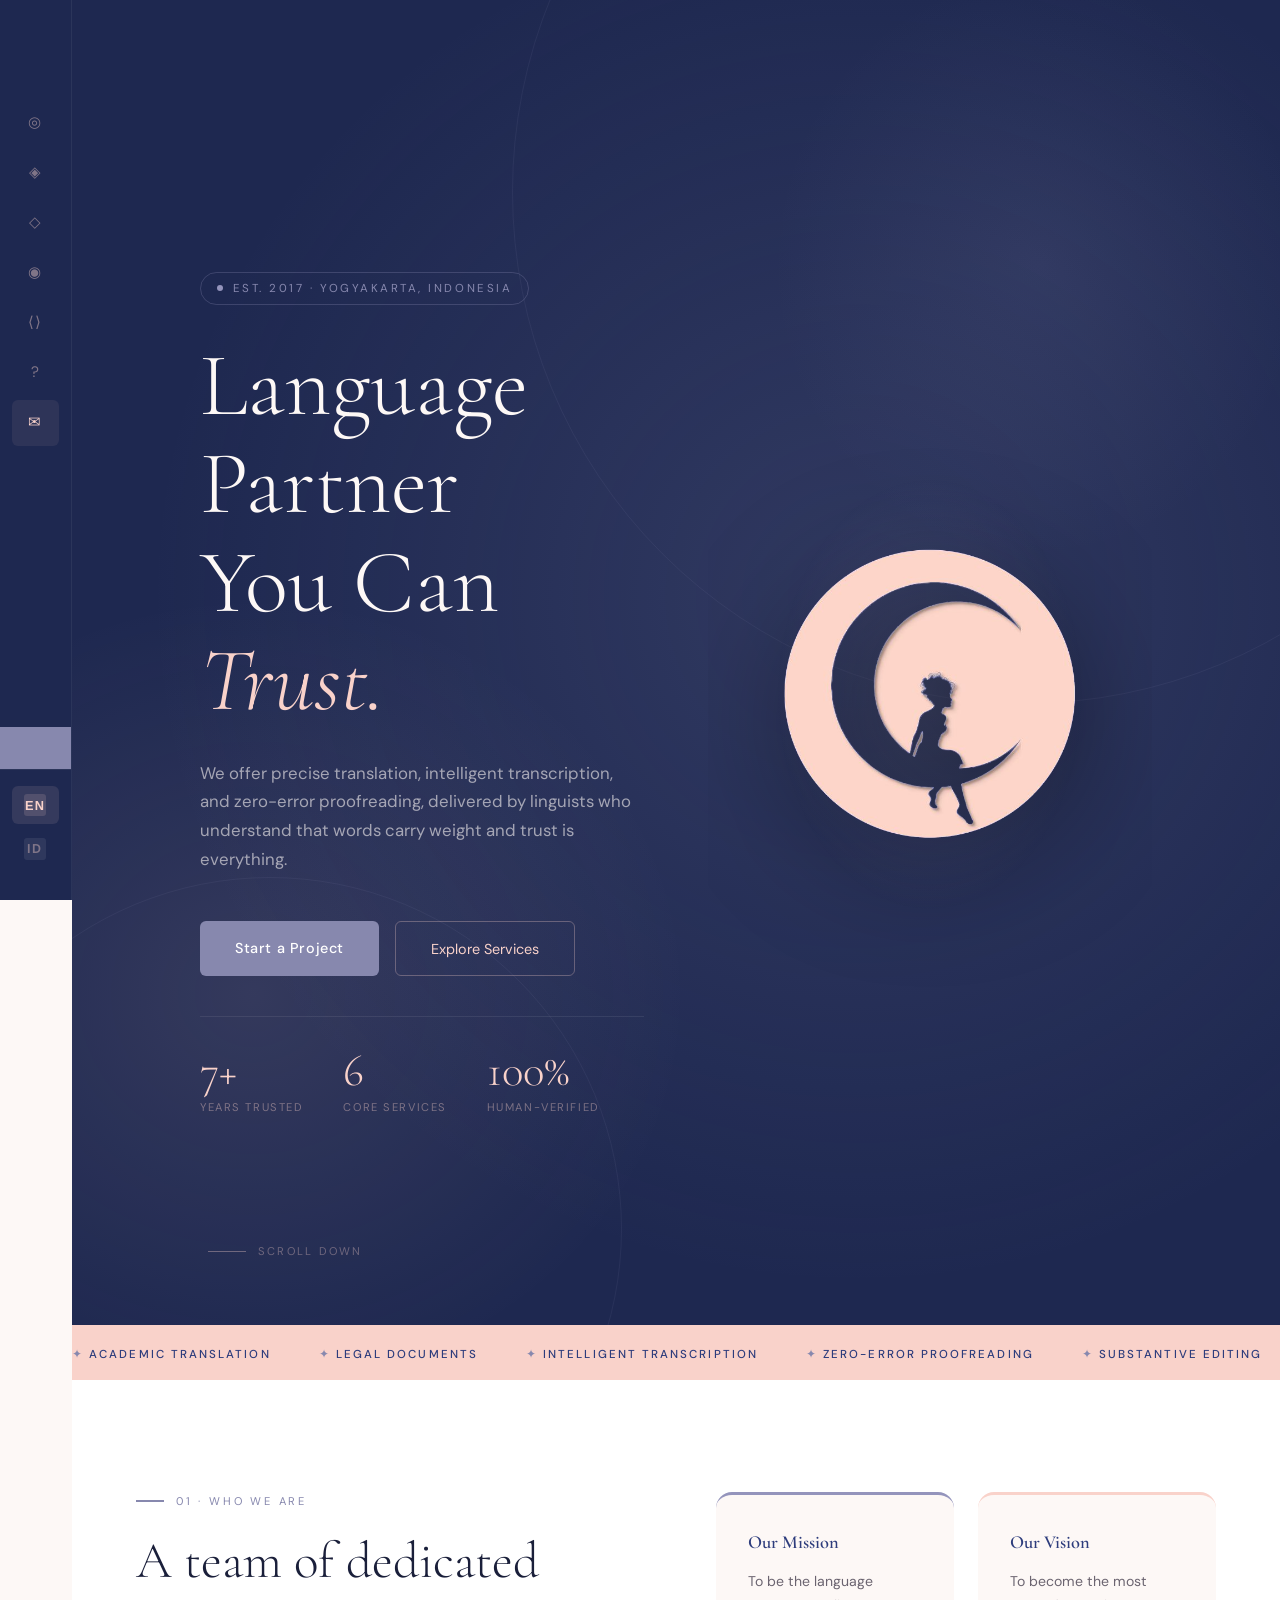
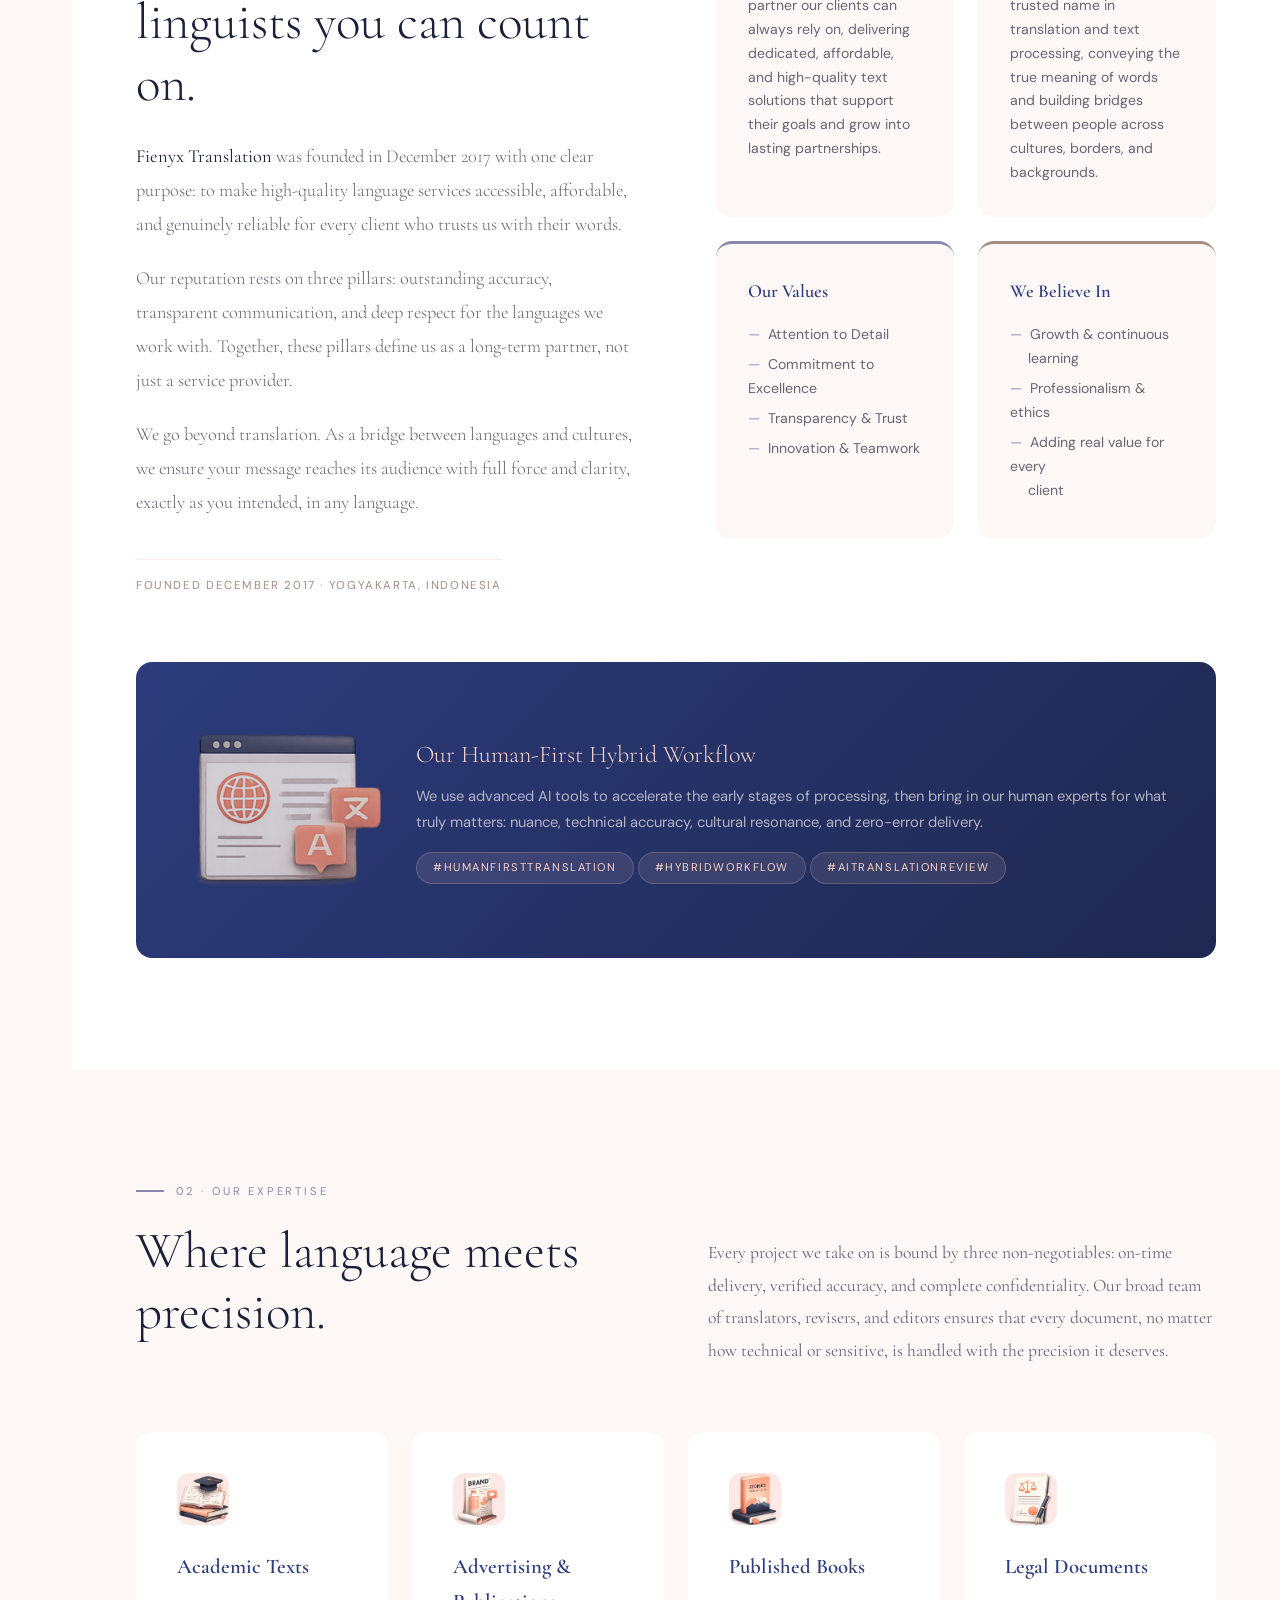
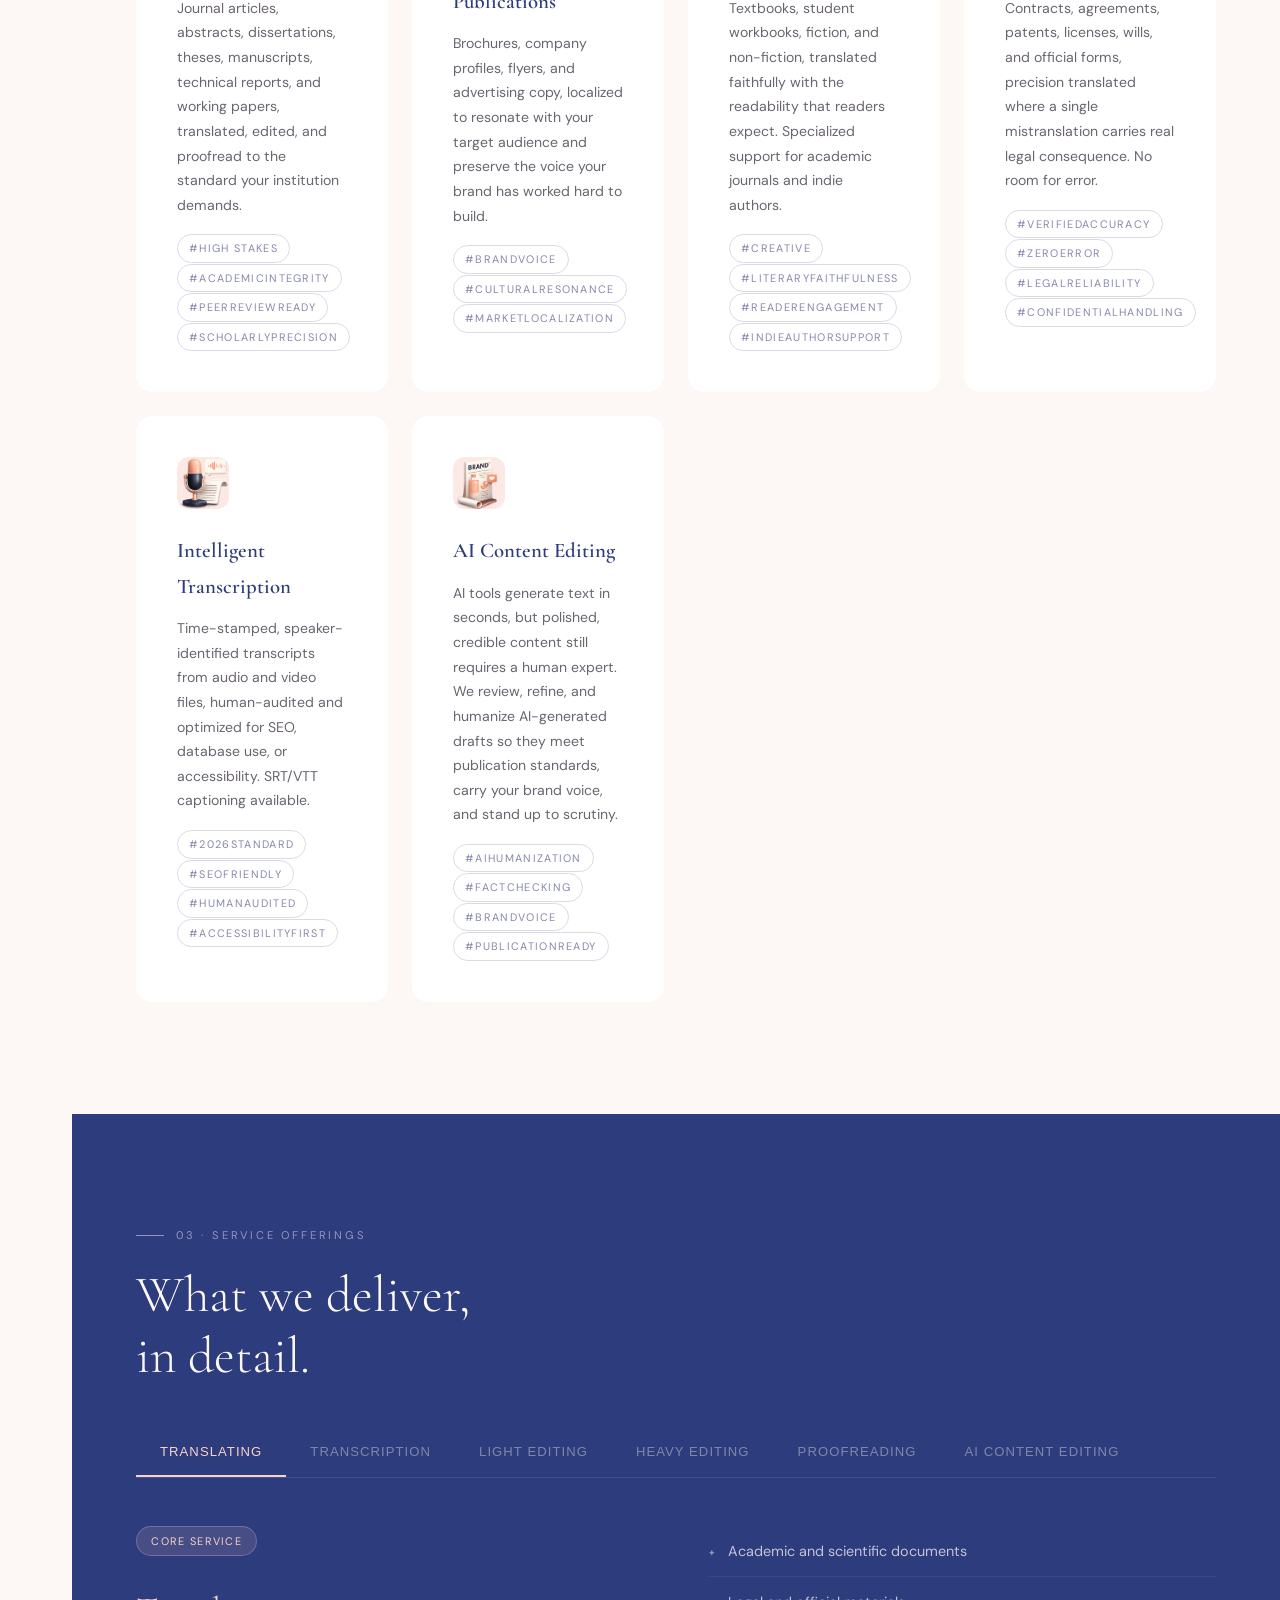
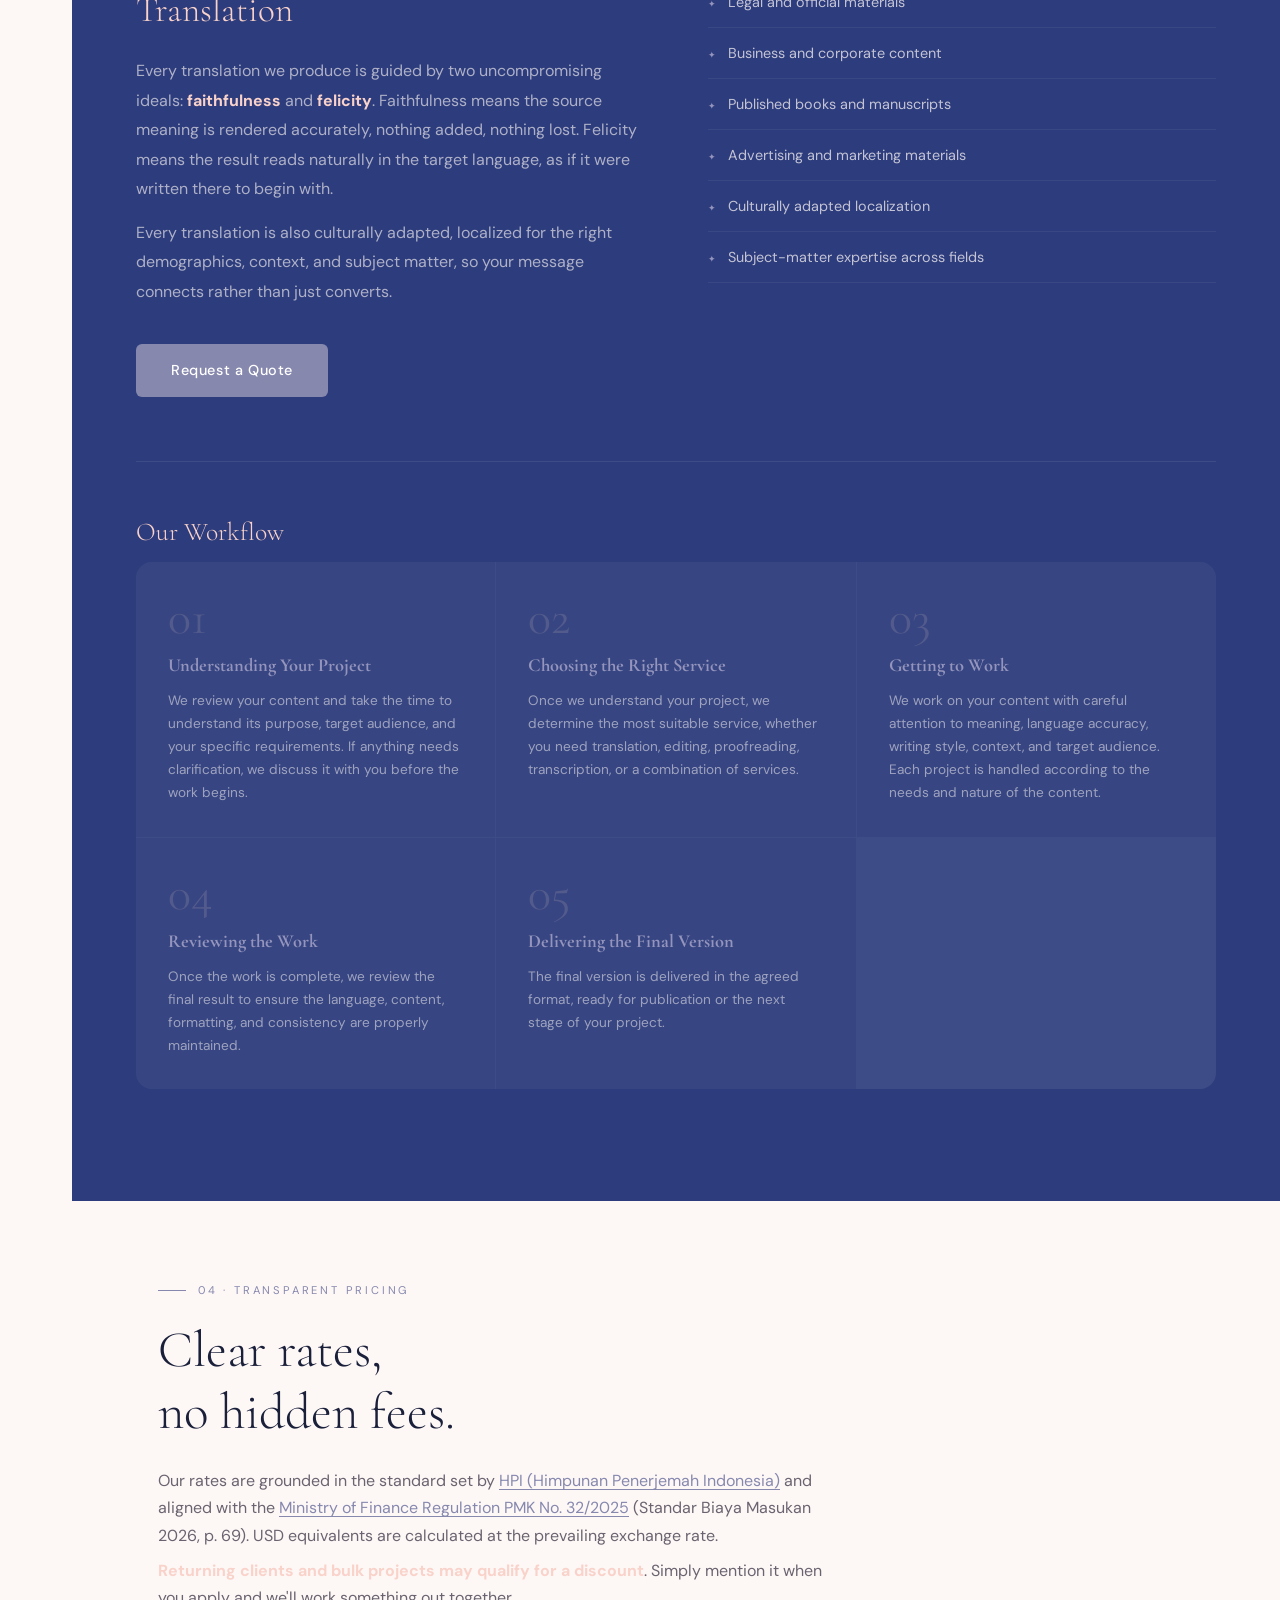
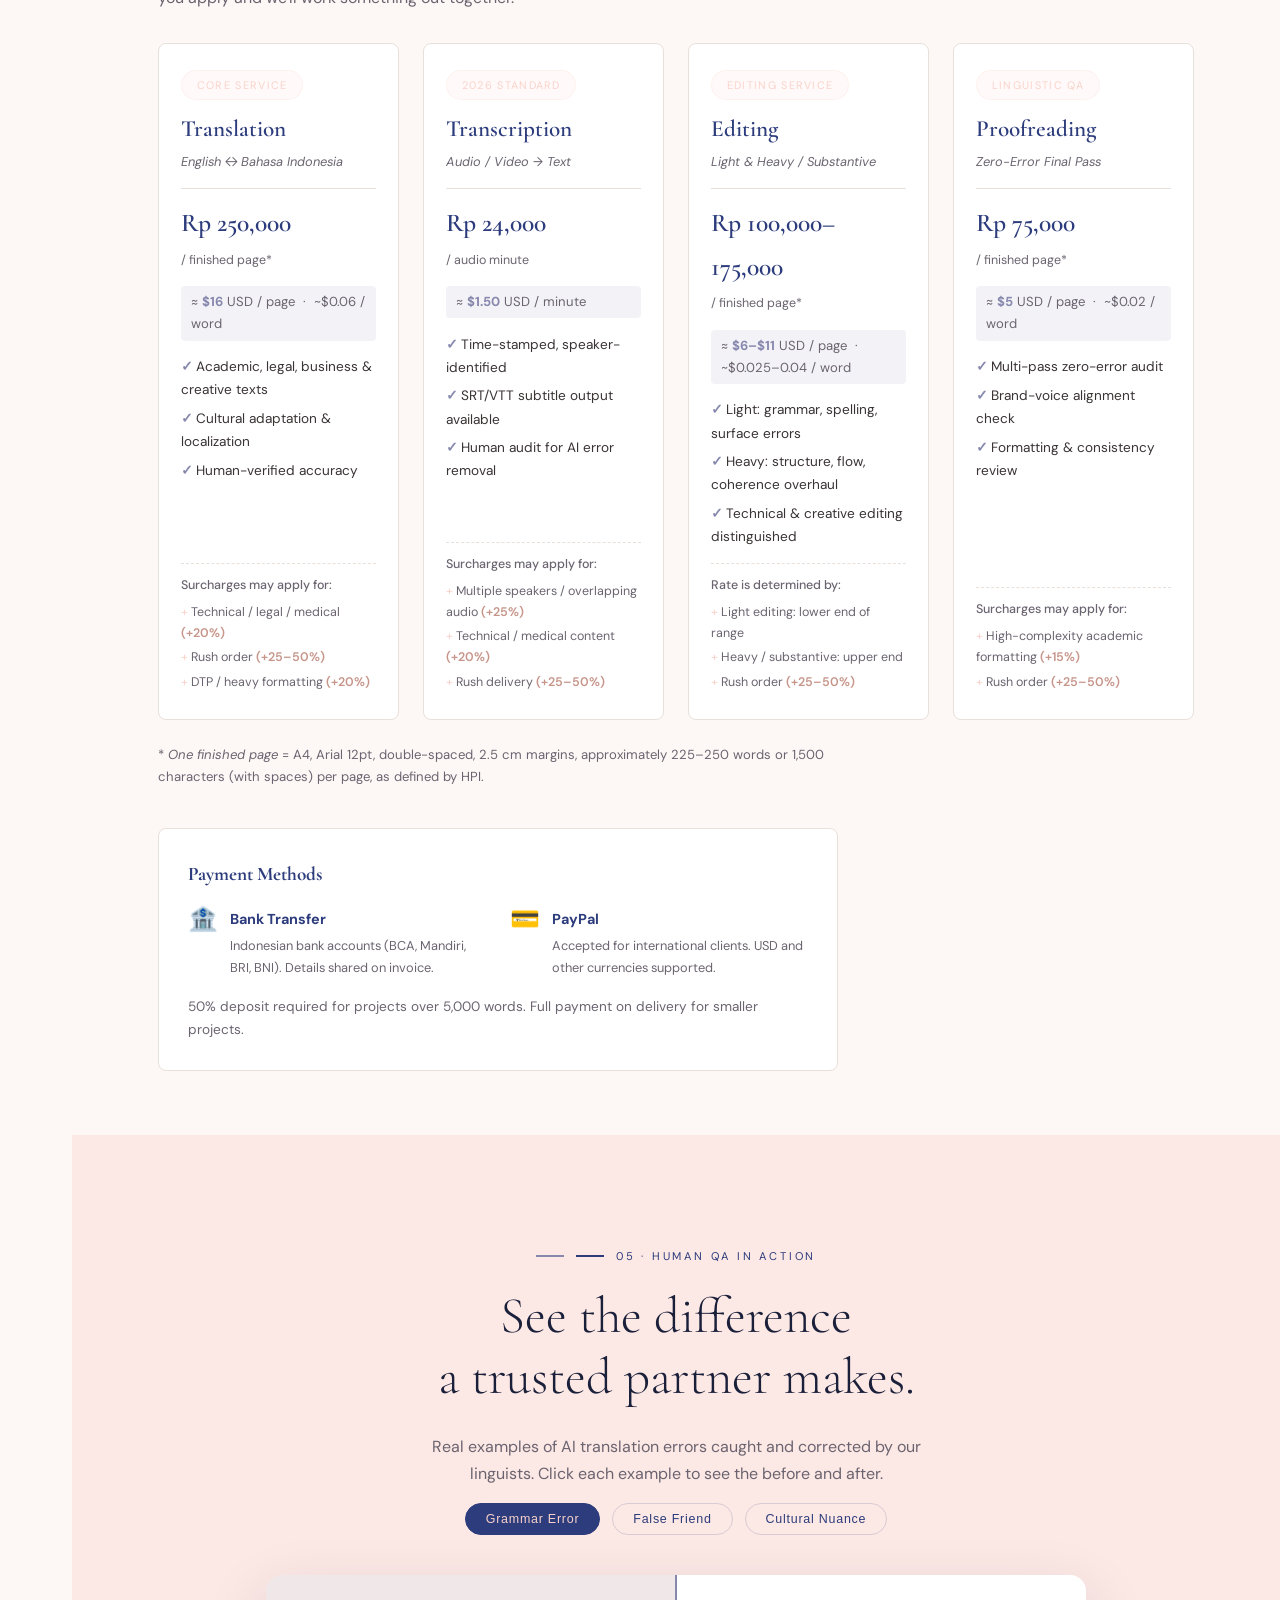
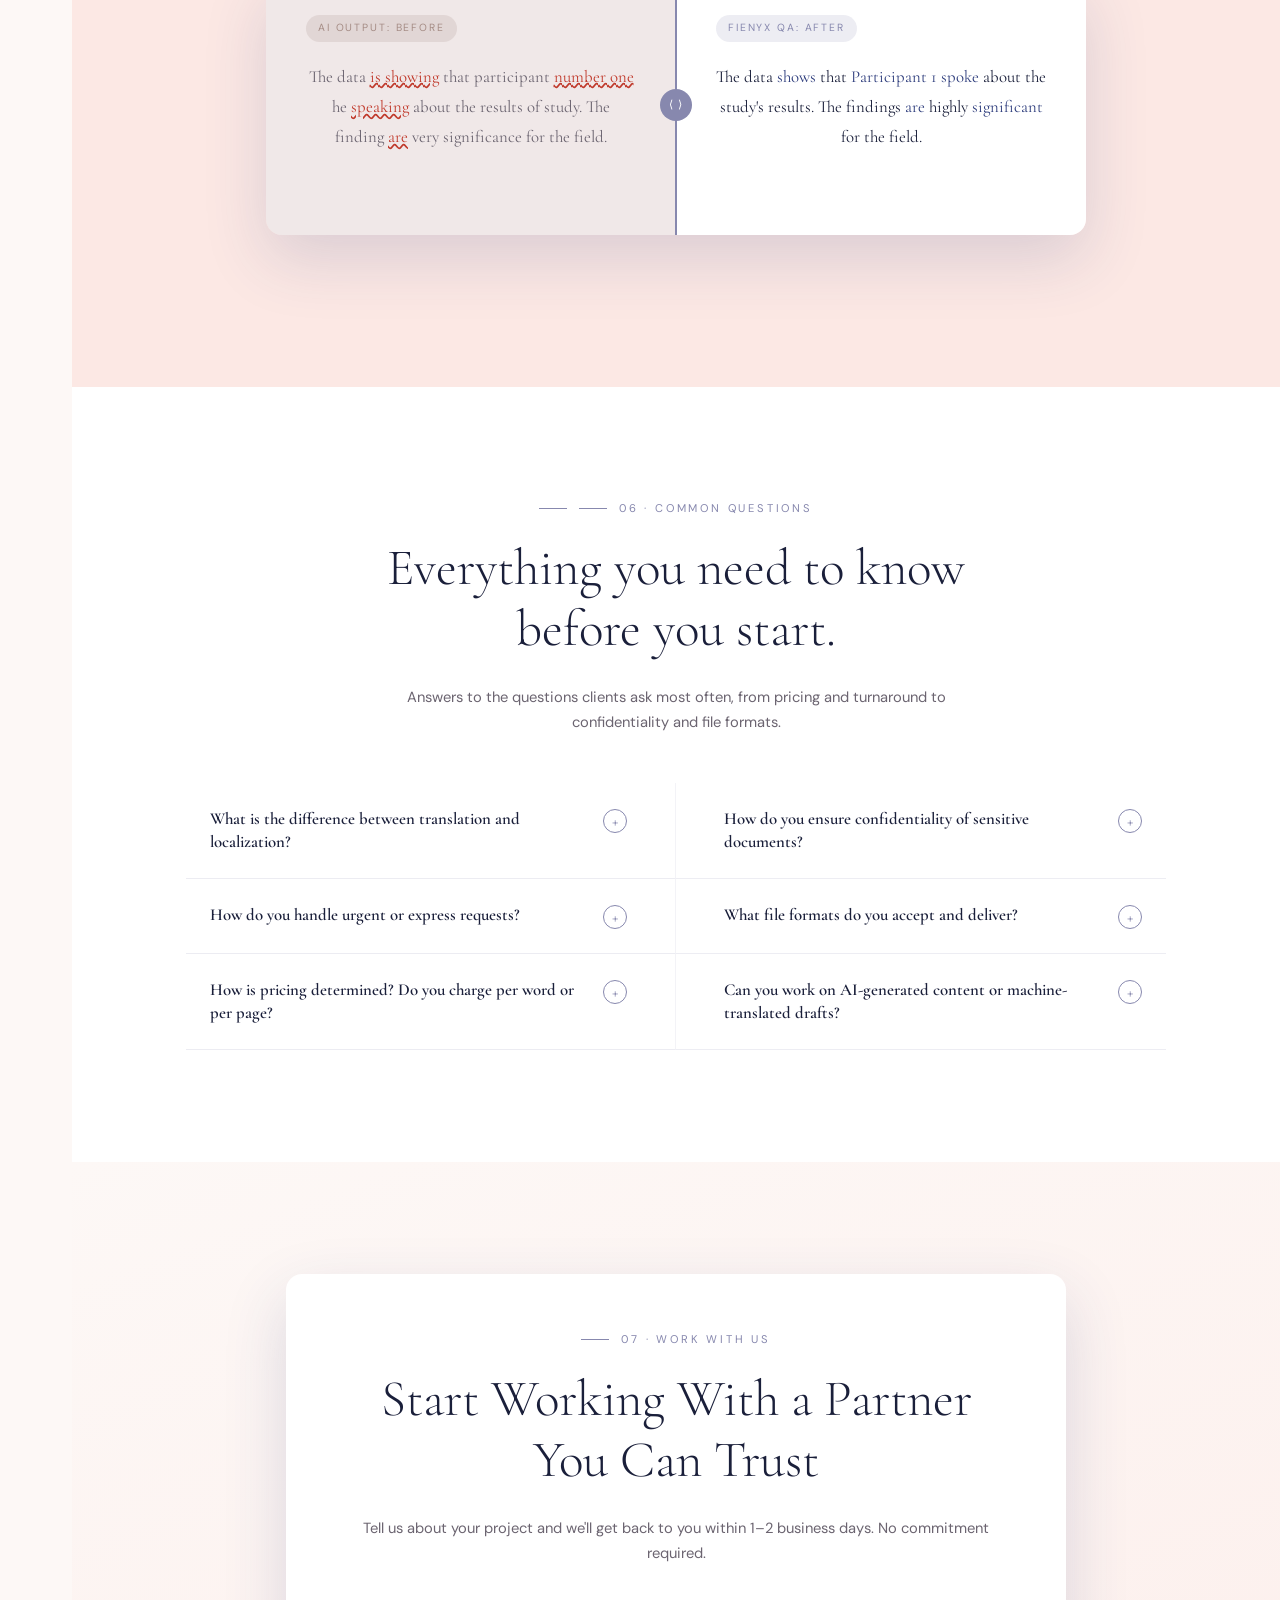
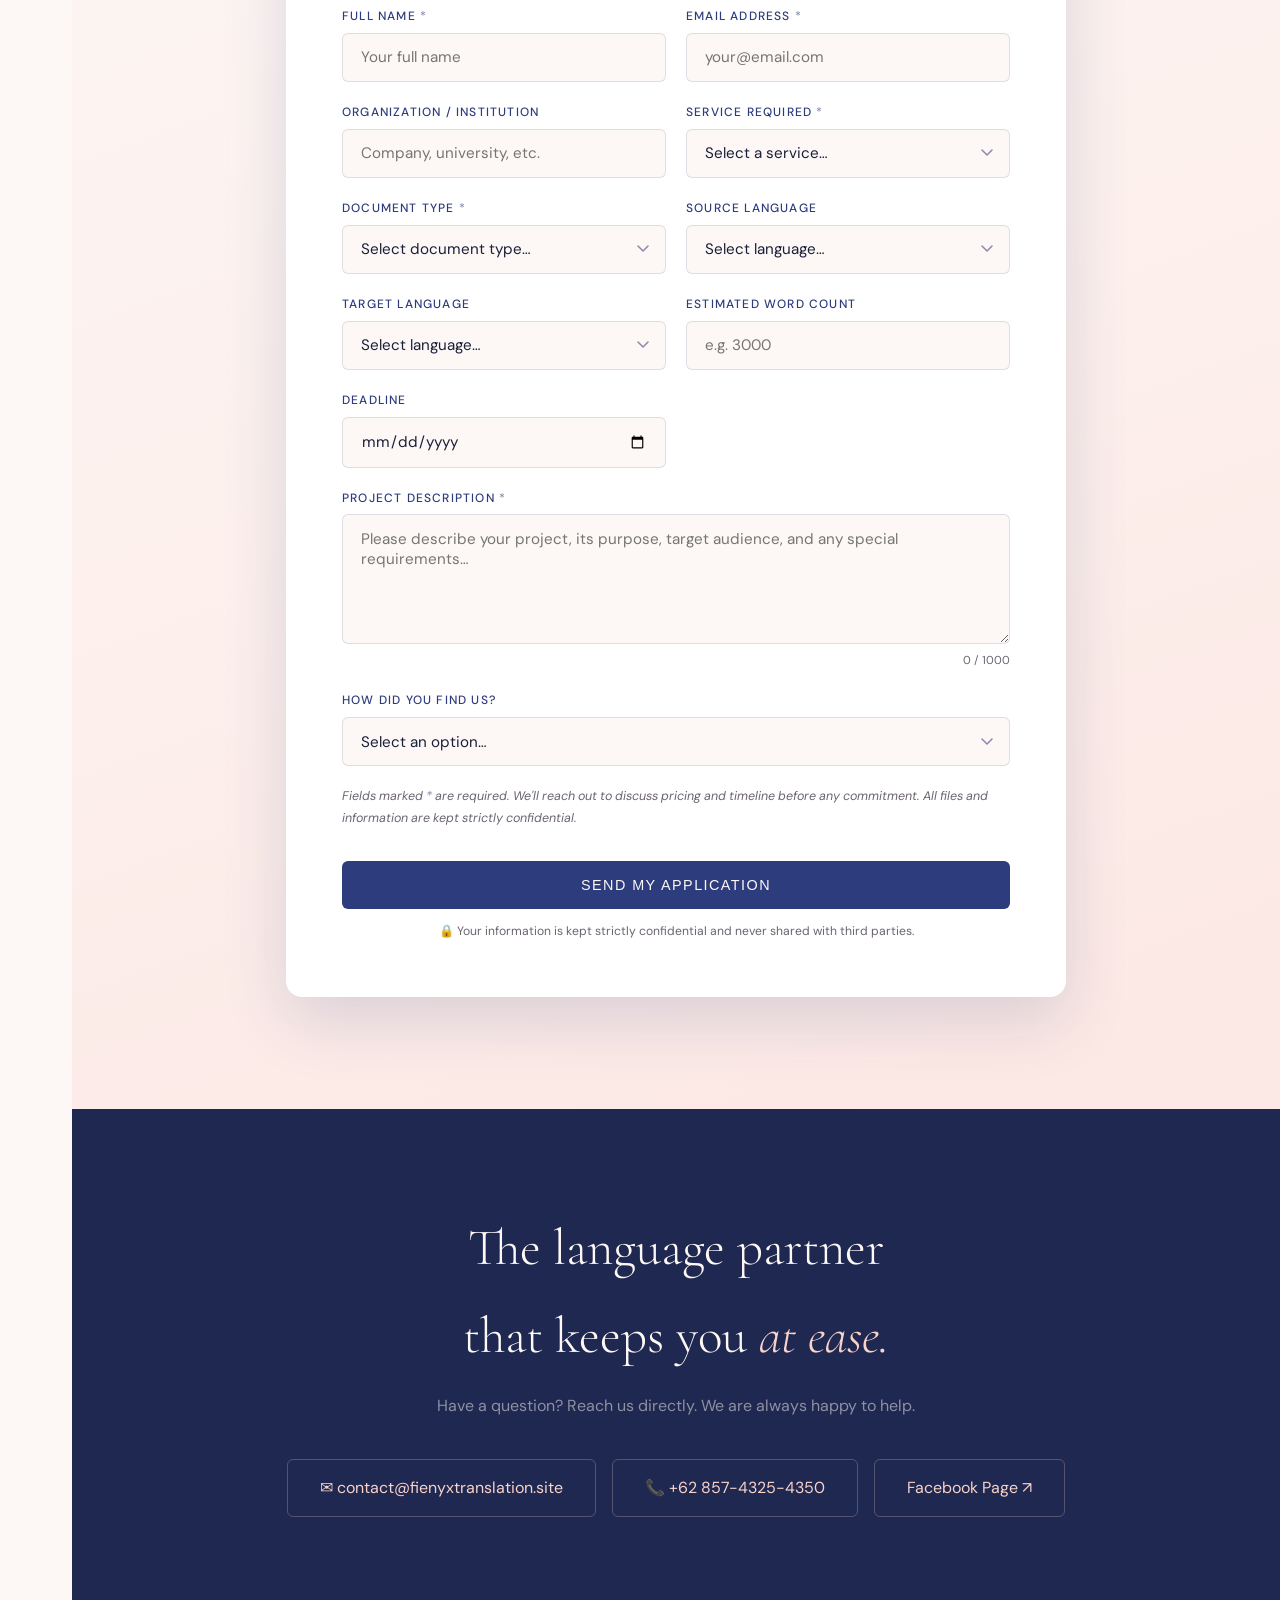
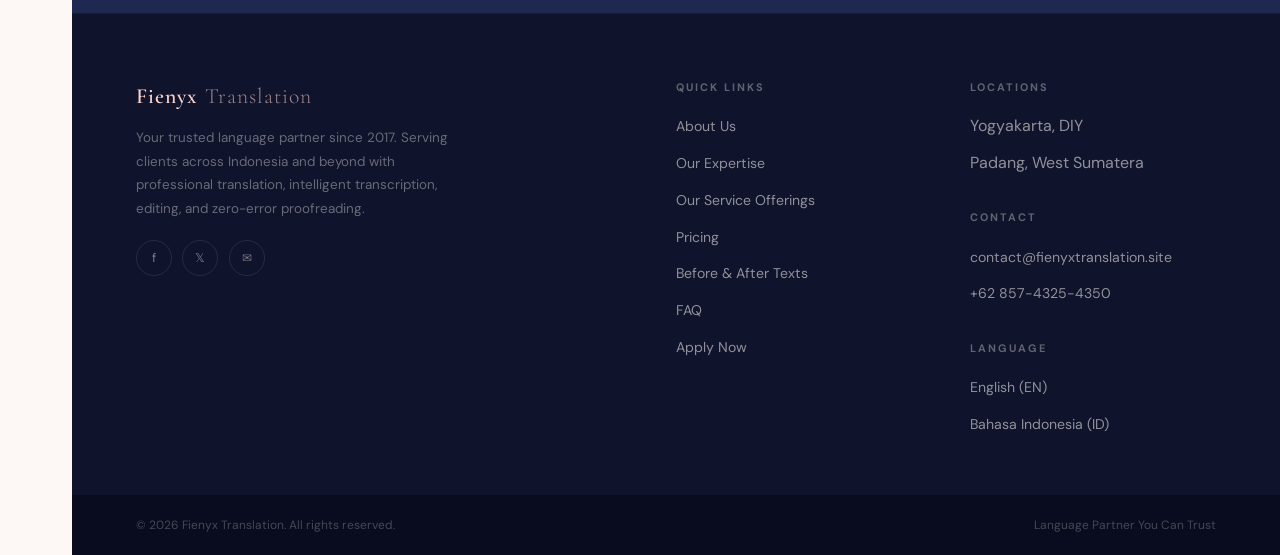
<file: index.html>
<!DOCTYPE html>
<html lang="en">
<head>
  <meta charset="UTF-8" />
  <meta name="viewport" content="width=device-width, initial-scale=1.0" />

  <!-- ===== PRIMARY SEO ===== -->
  <title>Fienyx Translation: Language Partner You Can Trust | Translation, Transcription, Editing | Yogyakarta</title>
  <meta name="description" content="Fienyx Translation is your trusted language partner for professional translation (EN↔ID), intelligent transcription, zero-error proofreading, and substantive editing. Human-verified accuracy since 2017. Based in Yogyakarta, Indonesia." />
  <meta name="keywords" content="translation service Indonesia, penerjemahan, proofreading, transcription, English Indonesian translation, academic translation, legal translation, Yogyakarta" />
  <meta name="author" content="Fienyx Translation" />
  <meta name="robots" content="index, follow" />
  <link rel="canonical" href="https://fienyxtranslation.site/" />

  <!-- ===== HREFLANG ===== -->
  <link rel="alternate" hreflang="en" href="https://fienyxtranslation.site/" />
  <link rel="alternate" hreflang="id" href="https://fienyxtranslation.site/id.html" />
  <link rel="alternate" hreflang="x-default" href="https://fienyxtranslation.site/" />

  <!-- ===== OPEN GRAPH ===== -->
  <meta property="og:title" content="Fienyx Translation: Language Partner You Can Trust" />
  <meta property="og:description" content="Professional translation, intelligent transcription, and zero-error proofreading, crafted with precision and delivered with care. Your trusted language partner since 2017." />
  <meta property="og:type" content="website" />
  <meta property="og:url" content="https://fienyxtranslation.site/" />
  <meta property="og:locale" content="en_US" />
  <meta property="og:locale:alternate" content="id_ID" />
  <!-- Uncomment when og-image is available:
  <meta property="og:image" content="https://fienyxtranslation.site/images/og-image.jpg" />
  <meta property="og:image:width" content="1200" />
  <meta property="og:image:height" content="630" />
  <meta property="og:image:alt" content="Fienyx Translation: Language Partner You Can Trust" />
  -->

  <!-- ===== TWITTER CARD ===== -->
  <meta name="twitter:card" content="summary_large_image" />
  <meta name="twitter:site" content="@Fienyxtrans" />
  <meta name="twitter:title" content="Fienyx Translation: Language Partner You Can Trust" />
  <meta name="twitter:description" content="Professional translation, intelligent transcription, and zero-error proofreading. Your trusted language partner since 2017." />

  <!-- ===== FAVICON ===== -->
  <link rel="icon" type="image/x-icon" href="images/favicon.ico" />
  <link rel="icon" type="image/png" sizes="32x32" href="images/favicon-32x32.png" />
  <link rel="icon" type="image/png" sizes="16x16" href="images/favicon-16x16.png" />
  <link rel="apple-touch-icon" sizes="180x180" href="images/apple-touch-icon.png" />

  <!-- ===== FONTS ===== -->
  <link rel="preconnect" href="https://fonts.googleapis.com" />
  <link rel="preconnect" href="https://fonts.gstatic.com" crossorigin />
  <link href="https://fonts.googleapis.com/css2?family=Cormorant+Garamond:ital,wght@0,300;0,400;0,600;1,300;1,400&family=DM+Sans:ital,wght@0,300;0,400;0,500;1,300&family=Playfair+Display:wght@700&display=swap" rel="stylesheet" />

  <link rel="stylesheet" href="css/styles.css" />

  <!-- ===== SCHEMA.ORG STRUCTURED DATA ===== -->
  <script type="application/ld+json">
  {
    "@context": "https://schema.org",
    "@type": "LocalBusiness",
    "name": "Fienyx Translation",
    "description": "Professional translation, intelligent transcription, zero-error proofreading, and substantive editing services. Human-verified accuracy since 2017.",
    "url": "https://fienyxtranslation.site/",
    "email": "contact@fienyxtranslation.site",
    "foundingDate": "2017-12",
    "areaServed": ["Indonesia", "International"],
    "address": {
      "@type": "PostalAddress",
      "addressLocality": "Yogyakarta",
      "addressRegion": "DIY",
      "addressCountry": "ID"
    },
    "sameAs": [
      "https://web.facebook.com/Fienyx.translation",
      "https://twitter.com/Fienyxtrans"
    ],
    "serviceType": ["Translation", "Transcription", "Proofreading", "Editing"],
    "inLanguage": ["en", "id"]
  }
  </script>

  <!-- Pricing Section Styles -->
  <style>
  #pricing {
    padding: 5rem 2rem 4rem;
    max-width: 1100px;
    margin: 0 auto;
  }

  .pricing-grid {
    display: grid;
    grid-template-columns: repeat(auto-fit, minmax(240px, 1fr));
    gap: 1.5rem;
    margin-top: 1rem;
  }

  .pricing-card {
    background: var(--surface, #fff);
    border: 1.5px solid var(--border, #e8e0da);
    border-radius: 8px;
    padding: 1.6rem 1.4rem;
    display: flex;
    flex-direction: column;
    gap: 0.9rem;
    transition: box-shadow 0.25s ease, border-color 0.25s ease;
  }

  .pricing-card:hover {
    box-shadow: 0 6px 24px rgba(45,60,124,0.10);
    border-color: var(--periwinkle, #8788ae);
  }

  .pricing-card-header h3 {
    font-family: 'Cormorant Garamond', serif;
    font-size: 1.45rem;
    font-weight: 600;
    color: var(--navy, #2d3c7c);
    margin: 0 0 0.15rem;
  }

  .pricing-lang {
    font-size: 0.8rem;
    color: var(--muted, #888);
    font-style: italic;
    margin: 0;
  }

  .pricing-rate {
    border-top: 1px solid var(--border, #e8e0da);
    padding-top: 0.8rem;
  }

  .pricing-amount {
    display: block;
    font-family: 'Cormorant Garamond', serif;
    font-size: 1.6rem;
    font-weight: 600;
    color: var(--navy, #2d3c7c);
  }

  .pricing-unit {
    font-size: 0.78rem;
    color: var(--muted, #888);
  }

  .pricing-usd {
    font-size: 0.82rem;
    color: var(--muted, #888);
    background: rgba(138,140,174,0.10);
    border-radius: 4px;
    padding: 0.3rem 0.6rem;
    display: inline-block;
  }

  .pricing-usd strong {
    color: var(--periwinkle, #8788ae);
  }

  .pricing-includes {
    list-style: none;
    padding: 0;
    margin: 0;
    font-size: 0.85rem;
    color: var(--body, #3a3334);
    display: flex;
    flex-direction: column;
    gap: 0.35rem;
  }

  .pricing-includes li::before {
    content: "✓ ";
    color: var(--periwinkle, #8788ae);
    font-weight: 700;
  }

  .pricing-surcharge {
    border-top: 1px dashed var(--border, #e8e0da);
    padding-top: 0.7rem;
    font-size: 0.78rem;
    color: var(--muted, #888);
    margin-top: auto;
  }

  .pricing-surcharge p {
    margin: 0 0 0.35rem;
    font-weight: 500;
  }

  .pricing-surcharge ul {
    list-style: none;
    padding: 0;
    margin: 0;
    display: flex;
    flex-direction: column;
    gap: 0.2rem;
  }

  .pricing-surcharge li::before {
    content: "+ ";
    color: var(--blush, #f9d2ca);
  }

  .pricing-surcharge em {
    font-style: normal;
    color: var(--blush-dark, #c7958a);
    font-weight: 600;
  }

  .pricing-footnote {
    font-size: 0.82rem;
    color: var(--muted, #888);
    margin-top: 1.5rem;
    max-width: 680px;
  }

  .pricing-payment {
    margin-top: 2.5rem;
    padding: 1.8rem;
    background: var(--surface, #fff);
    border: 1.5px solid var(--border, #e8e0da);
    border-radius: 8px;
    max-width: 680px;
  }

  .pricing-payment h4 {
    font-family: 'Cormorant Garamond', serif;
    font-size: 1.2rem;
    color: var(--navy, #2d3c7c);
    margin: 0 0 1rem;
  }

  .payment-methods {
    display: flex;
    flex-direction: column;
    gap: 1rem;
  }

  @media (min-width: 600px) {
    .payment-methods { flex-direction: row; gap: 1.5rem; }
  }

  .payment-method {
    display: flex;
    align-items: flex-start;
    gap: 0.75rem;
    flex: 1;
  }

  .payment-icon {
    font-size: 1.5rem;
    line-height: 1;
    flex-shrink: 0;
  }

  .payment-method strong {
    display: block;
    font-size: 0.9rem;
    color: var(--navy, #2d3c7c);
    margin-bottom: 0.25rem;
  }

  .payment-method p {
    font-size: 0.8rem;
    color: var(--muted, #888);
    margin: 0;
  }

  @media (max-width: 600px) {
    .pricing-grid { grid-template-columns: 1fr; }
    #pricing { padding: 3.5rem 1.25rem 3rem; }
  }
  </style>
</head>
<body>

<!-- SKIP TO CONTENT (accessibility) -->
<a href="#main-content" class="skip-link">Skip to main content</a>

<!-- PRELOADER -->
<div id="preloader" role="status" aria-label="Loading">
  <div class="loader-logo" aria-hidden="true">Fienyx</div>
  <div class="loader-bar" aria-hidden="true"><div class="loader-bar-fill"></div></div>
</div>

<!-- BACK TO TOP -->
<button id="back-top" aria-label="Back to top">↑</button>

<!-- SIDEBAR TOGGLE (mobile) -->
<button id="sidebarToggle" aria-label="Toggle navigation menu" aria-expanded="false" aria-controls="sidebar">
  <span></span><span></span><span></span>
</button>

<!-- SIDEBAR OVERLAY (mobile) -->
<div id="sidebarOverlay" aria-hidden="true"></div>

<!-- SIDEBAR NAV -->
<nav id="sidebar" role="navigation" aria-label="Main navigation">
  <!-- Logo -->
  <a href="#hero" class="sidebar-logo" aria-label="Fienyx Translation: Home">
    <div class="sidebar-logo-mark" aria-hidden="true"><img src="/images/favicon-16x16.png" alt="Fienyx Logo"></div>
    <div class="sidebar-logo-text">Fienyx <span>Translation</span></div>
  </a>

  <!-- Nav links -->
  <div class="sidebar-nav" role="list">
    <a href="#about" class="sidebar-link" role="listitem" data-tooltip="About Us">
      <span class="sidebar-link-icon" aria-hidden="true">◎</span>
      <span class="sidebar-link-label">About Us</span>
    </a>
    <a href="#services" class="sidebar-link" role="listitem" data-tooltip="Our Expertise">
      <span class="sidebar-link-icon" aria-hidden="true">◈</span>
      <span class="sidebar-link-label">Our Expertise</span>
    </a>
    <a href="#offerings" class="sidebar-link" role="listitem" data-tooltip="Services">
      <span class="sidebar-link-icon" aria-hidden="true">◇</span>
      <span class="sidebar-link-label">Our Services</span>
    </a>
    <a href="#pricing" class="sidebar-link" role="listitem" data-tooltip="Pricing">
      <span class="sidebar-link-icon" aria-hidden="true">◉</span>
      <span class="sidebar-link-label">Pricing</span>
    </a>
    <a href="#compare" class="sidebar-link" role="listitem" data-tooltip="Before & After">
      <span class="sidebar-link-icon" aria-hidden="true">⟨⟩</span>
      <span class="sidebar-link-label">Before &amp; After Texts</span>
    </a>
    <a href="#faq" class="sidebar-link" role="listitem" data-tooltip="FAQ">
      <span class="sidebar-link-icon" aria-hidden="true">?</span>
      <span class="sidebar-link-label">FAQ</span>
    </a>
    <a href="#contact" class="sidebar-link" role="listitem" data-tooltip="Contact">
      <span class="sidebar-link-icon" aria-hidden="true">✉</span>
      <span class="sidebar-link-label">Our Contact</span>
    </a>
  </div>

  <!-- CTA -->
  <a href="#apply" class="sidebar-cta" data-tooltip="Apply for a service">
    <span class="sidebar-link-icon" aria-hidden="true">✦</span>
    <span class="sidebar-cta-label">Apply Now</span>
  </a>

  <!-- Language switcher -->
  <div class="sidebar-lang" role="navigation" aria-label="Language selection">
    <button class="sidebar-lang-btn active" aria-current="true" aria-label="Current language: English">
      <span class="sidebar-lang-icon" aria-hidden="true">EN</span>
      <span class="sidebar-lang-label">English</span>
    </button>
    <a href="id.html" class="sidebar-lang-btn" aria-label="Switch to Bahasa Indonesia" hreflang="id">
      <span class="sidebar-lang-icon" aria-hidden="true">ID</span>
      <span class="sidebar-lang-label">Indonesia</span>
    </a>
  </div>
</nav>

<!-- MAIN CONTENT -->
<main id="main-content">

<!-- HERO -->
<section id="hero" aria-label="Hero">
  <div class="hero-bg" aria-hidden="true"></div>
  <div class="hero-mesh" aria-hidden="true"></div>
  <div class="hero-content">
    <div class="hero-text-col">
      <div class="hero-tag">Est. 2017 · Yogyakarta, Indonesia</div>
      <h1 class="hero-h1">
        Language Partner<br>You Can <em>Trust.</em>
      </h1>
      <p class="hero-sub">
        We offer precise translation, intelligent transcription, and zero-error proofreading, delivered by linguists who understand that words carry weight and trust is everything.
      </p>
      <div class="hero-actions">
        <a href="#apply" class="btn-primary">Start a Project</a>
        <a href="#offerings" class="btn-outline">Explore Services</a>
      </div>
      <div class="hero-stats-row">
        <div class="stat-item">
          <div class="stat-num">7+</div>
          <div class="stat-label">Years Trusted</div>
        </div>
        <div class="stat-item">
          <div class="stat-num">6</div>
          <div class="stat-label">Core Services</div>
        </div>
        <div class="stat-item">
          <div class="stat-num">100%</div>
          <div class="stat-label">Human-Verified</div>
        </div>
      </div>
    </div>

    <div class="hero-image-col">
      <img src="images/hero.png" alt="Fienyx Translation team at work" class="hero-img" width="500" height="625" />
    </div>
  </div>
  <a href="#about" class="hero-scroll" aria-label="Scroll down to About section">Scroll Down</a>
</section>

<!-- TRUST MARQUEE -->
<div class="trust-marquee" aria-hidden="true" role="presentation">
  <div class="marquee-track">
    <span>Academic Translation</span>
    <span>Legal Documents</span>
    <span>Intelligent Transcription</span>
    <span>Zero-Error Proofreading</span>
    <span>Substantive Editing</span>
    <span>Published Books</span>
    <span>AI Content Editing</span>
    <span>Cultural Adaptation</span>
    <span>Human-Verified Accuracy</span>
    <span>Academic Translation</span>
    <span>Legal Documents</span>
    <span>Intelligent Transcription</span>
    <span>Zero-Error Proofreading</span>
    <span>Substantive Editing</span>
    <span>Published Books</span>
    <span>AI Content Editing</span>
    <span>Cultural Adaptation</span>
    <span>Human-Verified Accuracy</span>
  </div>
</div>

<!-- ABOUT -->
<section id="about" aria-labelledby="about-heading">
  <div class="about-grid">
    <div class="about-intro reveal">
      <div class="section-label">01 · Who We Are</div>
      <h2 id="about-heading" class="section-title">A team of dedicated linguists you can count on.</h2>
      <p>
        <strong>Fienyx Translation</strong> was founded in December 2017 with one clear purpose: to make high-quality language services accessible, affordable, and genuinely reliable for every client who trusts us with their words.
      </p>
      <p>
        Our reputation rests on three pillars: outstanding accuracy, transparent communication, and deep respect for the languages we work with. Together, these pillars define us as a long-term partner, not just a service provider.
      </p>
      <p>
        We go beyond translation. As a bridge between languages and cultures, we ensure your message reaches its audience with full force and clarity, exactly as you intended, in any language.
      </p>
      <span class="about-tag">Founded December 2017 · Yogyakarta, Indonesia</span>
    </div>
    <div class="about-values reveal" style="transition-delay:.15s">
      <div class="value-card">
        <h4>Our Mission</h4>
        <p>To be the language partner our clients can always rely on, delivering dedicated, affordable, and high-quality text solutions that support their goals and grow into lasting partnerships.</p>
      </div>
      <div class="value-card">
        <h4>Our Vision</h4>
        <p>To become the most trusted name in translation and text processing, conveying the true meaning of words and building bridges between people across cultures, borders, and backgrounds.</p>
      </div>
      <div class="value-card">
        <h4>Our Values</h4>
        <ul>
          <li>Attention to Detail</li>
          <li>Commitment to Excellence</li>
          <li>Transparency &amp; Trust</li>
          <li>Innovation &amp; Teamwork</li>
        </ul>
      </div>
      <div class="value-card">
        <h4>We Believe In</h4>
        <ul>
          <li>Growth &amp; continuous <br>
            &emsp; learning</li>
          <li>Professionalism &amp; ethics</li>
          <li>Adding real value for every <br> 
            &emsp; client</li>
        </ul>
      </div>
    </div>
  </div>

  <div class="workflow-strip reveal">
    <div class="workflow-icon" aria-hidden="true"><img src="/images/Fienyx - Icon.png" alt="Translation" width="200" height="200"></div>
    <div>
      <h3>Our Human-First Hybrid Workflow</h3>
      <p>We use advanced AI tools to accelerate the early stages of processing, then bring in our human experts for what truly matters: nuance, technical accuracy, cultural resonance, and zero-error delivery.</p>
      <div class="workflow-badge">#HumanFirstTranslation</div>
      <div class="workflow-badge">#HybridWorkflow </div>
      <div class="workflow-badge">#AITranslationReview </div>
    </div>
  </div>
</section>

<!-- SERVICES -->
<section id="services" aria-labelledby="services-heading">
  <div class="services-intro">
    <div class="reveal">
      <div class="section-label">02 · Our Expertise</div>
      <h2 id="services-heading" class="section-title">Where language meets precision.</h2>
    </div>
    <p class="services-lead reveal" style="transition-delay:.1s">
      Every project we take on is bound by three non-negotiables: on-time delivery, verified accuracy, and complete confidentiality. Our broad team of translators, revisers, and editors ensures that every document, no matter how technical or sensitive, is handled with the precision it deserves.
    </p>
  </div>
  <div class="services-grid">
    <div class="service-card reveal">
      <div class="service-icon" aria-hidden="true"><img src="/images/Fienyx - Icon Academic.png" alt="Academic Text"></div>
      <h3>Academic Texts</h3>
      <p>Journal articles, abstracts, dissertations, theses, manuscripts, technical reports, and working papers, translated, edited, and proofread to the standard your institution demands.</p>
      <span class="service-tag">#High Stakes</span><span class="service-tag">#AcademicIntegrity</span><span class="service-tag">#PeerReviewReady</span><span class="service-tag">#ScholarlyPrecision</span>
    </div>
    <div class="service-card reveal" style="transition-delay:.08s">
      <div class="service-icon" aria-hidden="true"><img src="/images/Fienyx - Icon Brand.png" alt="Brand"></div>
      <h3>Advertising &amp; Publications</h3>
      <p>Brochures, company profiles, flyers, and advertising copy, localized to resonate with your target audience and preserve the voice your brand has worked hard to build.</p>
      <span class="service-tag">#BrandVoice</span><span class="service-tag">#CulturalResonance</span><span class="service-tag">#MarketLocalization</span>
    </div>
    <div class="service-card reveal" style="transition-delay:.16s">
      <div class="service-icon" aria-hidden="true"><img src="/images/Fienyx - Icon Story.png" alt="Fiction"></div>
      <h3>Published Books</h3>
      <p>Textbooks, student workbooks, fiction, and non-fiction, translated faithfully with the readability that readers expect. Specialized support for academic journals and indie authors.</p>
      <span class="service-tag">#Creative</span><span class="service-tag">#LiteraryFaithfulness</span><span class="service-tag">#ReaderEngagement</span><span class="service-tag">#IndieAuthorSupport</span>
    </div>
    <div class="service-card reveal" style="transition-delay:.24s">
      <div class="service-icon" aria-hidden="true"><img src="/images/Fienyx - Icon Law.png" alt="Law"></div>
      <h3>Legal Documents</h3>
      <p>Contracts, agreements, patents, licenses, wills, and official forms, precision translated where a single mistranslation carries real legal consequence. No room for error.</p>
      <span class="service-tag">#VerifiedAccuracy</span><span class="service-tag">#ZeroError</span><span class="service-tag">#LegalReliability</span><span class="service-tag">#ConfidentialHandling</span>
    </div>
    <div class="service-card reveal" style="transition-delay:.32s">
      <div class="service-icon" aria-hidden="true"><img src="/images/Fienyx - Icon Transcript.png" alt="Academic Text"></div>
      <h3>Intelligent Transcription</h3>
      <p>Time-stamped, speaker-identified transcripts from audio and video files, human-audited and optimized for SEO, database use, or accessibility. SRT/VTT captioning available.</p>
      <span class="service-tag">#2026Standard</span><span class="service-tag">#SEOfriendly</span><span class="service-tag">#HumanAudited</span><span class="service-tag">#AccessibilityFirst</span>
    </div>
    <div class="service-card reveal" style="transition-delay:.40s">
      <div class="service-icon" aria-hidden="true"><img src="/images/Fienyx - Icon Brand.png" alt="AI Content"></div>
      <h3>AI Content Editing</h3>
      <p>AI tools generate text in seconds, but polished, credible content still requires a human expert. We review, refine, and humanize AI-generated drafts so they meet publication standards, carry your brand voice, and stand up to scrutiny.</p>
      <span class="service-tag">#AIHumanization</span><span class="service-tag">#FactChecking</span><span class="service-tag">#BrandVoice</span><span class="service-tag">#PublicationReady</span>
    </div>
  </div>
</section>

<!-- OFFERINGS (TABS) -->
<section id="offerings" aria-labelledby="offerings-heading">
  <div class="reveal">
    <div class="section-label">03 · Service Offerings</div>
    <h2 id="offerings-heading" class="section-title">What we deliver,<br>in detail.</h2>
  </div>

  <div class="tabs-nav" style="margin-top:2.5rem" role="tablist" aria-label="Service types">
    <button class="tab-btn active" data-tab="translating" role="tab" aria-selected="true" aria-controls="tab-translating" id="btn-translating">Translating</button>
    <button class="tab-btn" data-tab="transcription" role="tab" aria-selected="false" aria-controls="tab-transcription" id="btn-transcription">Transcription</button>
    <button class="tab-btn" data-tab="light-editing" role="tab" aria-selected="false" aria-controls="tab-light-editing" id="btn-light-editing">Light Editing</button>
    <button class="tab-btn" data-tab="heavy-editing" role="tab" aria-selected="false" aria-controls="tab-heavy-editing" id="btn-heavy-editing">Heavy Editing</button>
    <button class="tab-btn" data-tab="proofreading" role="tab" aria-selected="false" aria-controls="tab-proofreading" id="btn-proofreading">Proofreading</button>
    <button class="tab-btn" data-tab="ai-editing" role="tab" aria-selected="false" aria-controls="tab-ai-editing" id="btn-ai-editing">AI Content Editing</button>
  </div>

  <div class="tab-content active" id="tab-translating" role="tabpanel" aria-labelledby="btn-translating">
    <div class="tab-info">
      <div class="tab-badge">Core Service</div>
      <h2>Translation</h2>
      <p>Every translation we produce is guided by two uncompromising ideals: <strong style="color:var(--blush)">faithfulness</strong> and <strong style="color:var(--blush)">felicity</strong>. Faithfulness means the source meaning is rendered accurately, nothing added, nothing lost. Felicity means the result reads naturally in the target language, as if it were written there to begin with.</p>
      <p>Every translation is also culturally adapted, localized for the right demographics, context, and subject matter, so your message connects rather than just converts.</p>
      <a href="#apply" class="btn-primary" style="display:inline-block;margin-top:1.5rem">Request a Quote</a>
    </div>
    <div>
      <ul class="tab-list">
        <li>Academic and scientific documents</li>
        <li>Legal and official materials</li>
        <li>Business and corporate content</li>
        <li>Published books and manuscripts</li>
        <li>Advertising and marketing materials</li>
        <li>Culturally adapted localization</li>
        <li>Subject-matter expertise across fields</li>
      </ul>
    </div>
  </div>

  <div class="tab-content" id="tab-transcription" role="tabpanel" aria-labelledby="btn-transcription">
    <div class="tab-info">
      <div class="tab-badge">2026 Standard</div>
      <h2>Intelligent Transcription</h2>
      <p>This is not simple dictation. It is <strong style="color:var(--blush)">Intelligent Data Capture</strong>. We deliver time-stamped, speaker-identified transcripts built for your specific use case: SEO optimization, database ingestion, or accessibility compliance.</p>
      <p>Where AI-generated transcripts hallucinate, our human-audited process guarantees verified accuracy. For legal depositions, medical records, or academic research, that difference is everything.</p>
      <a href="#apply" class="btn-primary" style="display:inline-block;margin-top:1.5rem">Request a Quote</a>
    </div>
    <div>
      <ul class="tab-list">
        <li>Time-stamped, speaker-identified transcripts</li>
        <li>Multi-format output: JSON, XML, plain text</li>
        <li>SRT/VTT subtitle and caption files</li>
        <li>Audio and video files (.mp4, .wav, .mp3, live links)</li>
        <li>SEO-optimized transcript formatting</li>
        <li>Legal and medical verified accuracy</li>
        <li>Human-audit for AI hallucination removal</li>
      </ul>
    </div>
  </div>

  <div class="tab-content" id="tab-light-editing" role="tabpanel" aria-labelledby="btn-light-editing">
    <div class="tab-info">
      <div class="tab-badge">Editing Service</div>
      <h2>Light Editing</h2>
      <p>A focused pass through your text that catches surface-level errors and smooths rough edges, while fully preserving your original voice and structure. Ideal for writing that is nearly there and needs a final push toward clarity and correctness. Also suitable for AI-generated drafts that require a quick accuracy and grammar pass before use.</p>
      <a href="#apply" class="btn-primary" style="display:inline-block;margin-top:1.5rem">Request a Quote</a>
    </div>
    <div>
      <ul class="tab-list">
        <li>Grammar, spelling, and punctuation</li>
        <li>Minor syntax errors</li>
        <li>Confusing or inconsistent word and phrase usage (with comments)</li>
        <li>Errors in common facts and general knowledge</li>
        <li>Words inappropriate for the subject or intended audience</li>
        <li>Guidance on quotation permissions and citations</li>
        <li>Surface-level grammar and tone pass for AI-generated content</li>
      </ul>
    </div>
  </div>

  <div class="tab-content" id="tab-heavy-editing" role="tabpanel" aria-labelledby="btn-heavy-editing">
    <div class="tab-info">
      <div class="tab-badge">Substantive Editing</div>
      <h2>Heavy Editing</h2>
      <p>A comprehensive structural and linguistic overhaul addressing cohesion, coherence, parallelism, and overall clarity from the ground up. We strengthen logical flow, eliminate redundancy, and tailor your content for maximum cultural relevance to your target audience.</p>
      <p>We distinguish between <em>Technical Editing</em> (precision and clarity) and <em>Creative Editing</em> (tone and style), and apply whichever, or both, your project demands. This service is also particularly effective for AI-generated content that needs significant restructuring, factual verification, and a natural human voice.</p>
      <a href="#apply" class="btn-primary" style="display:inline-block;margin-top:1.5rem">Request a Quote</a>
    </div>
    <div>
      <ul class="tab-list">
        <li>Grammar, spelling, capitalization, format, and punctuation</li>
        <li>Language that hinders effective communication</li>
        <li>Illogical flow, repetition, and contradictory content</li>
        <li>Titles, illustrations, tables, numbers, and references</li>
        <li>Cross-cultural optimization for target demographics</li>
        <li>Rhetoric and figurative language choices</li>
        <li>Pronouns and connectors for smooth, continuous reading</li>
        <li>Deep restructuring and humanization of AI-generated drafts</li>
        <li>Hallucination and factual error detection in AI content</li>
      </ul>
    </div>
  </div>

  <div class="tab-content" id="tab-proofreading" role="tabpanel" aria-labelledby="btn-proofreading">
    <div class="tab-info">
      <div class="tab-badge">Linguistic QA</div>
      <h2>Zero-Error Proofreading</h2>
      <p>A multi-pass <strong style="color:var(--blush)">Linguistic Quality Assurance</strong> audit that goes far beyond a spell-check. We verify grammar, formatting consistency, and brand-voice alignment to certify that your document is truly publication-ready.</p>
      <p>Think of it as the final safety net for high-stakes campaigns, academic submissions, and any publication where a single error costs credibility. We also offer final-pass proofreading specifically for AI-generated content, catching the subtle artifacts, unnatural phrasing, and inconsistencies that automated tools tend to leave behind.</p>
      <a href="#apply" class="btn-primary" style="display:inline-block;margin-top:1.5rem">Request a Quote</a>
    </div>
    <div>
      <ul class="tab-list">
        <li>Multi-pass zero-error audit</li>
        <li>Spelling errors and typos</li>
        <li>Capitalization and punctuation</li>
        <li>Formatting: font size, bold/italic, spacing, indentation</li>
        <li>Brand-voice alignment check</li>
        <li>Formatting consistency throughout the document</li>
        <li>Minor oversights from the writer or editor</li>
        <li>Final-pass review for AI-generated content artifacts and unnatural phrasing</li>
      </ul>
    </div>
  </div>

  <div class="tab-content" id="tab-ai-editing" role="tabpanel" aria-labelledby="btn-ai-editing">
    <div class="tab-info">
      <div class="tab-badge">New Service</div>
      <h2>AI Content Editing &amp; Humanization</h2>
      <p>AI tools can produce a first draft in seconds, but raw AI output is rarely publication-ready. It may be repetitive, factually shaky, tonally flat, or missing the nuance your audience expects. Our specialists bridge that gap, transforming AI-generated drafts into content that is accurate, engaging, and authentically yours.</p>
      <p>Whether you need a light grammar pass or a deep structural overhaul, we apply the right level of human expertise to make your AI-assisted content truly work.</p>
      <a href="#apply" class="btn-primary" style="display:inline-block;margin-top:1.5rem">Request a Quote</a>
    </div>
    <div>
      <ul class="tab-list">
        <li>Grammar, tone, and coherence correction</li>
        <li>Humanization: removing robotic phrasing and improving natural flow</li>
        <li>Hallucination and factual error detection</li>
        <li>Brand voice alignment and consistency check</li>
        <li>Structural and logical flow improvement</li>
        <li>Cultural sensitivity and localization review</li>
        <li>Citation, reference, and source verification</li>
        <li>Post-Editing of Machine Translation (PEMT) for AI-translated drafts</li>
      </ul>
    </div>
  </div>

<div class="value-ladder reveal">
  <h3>Our Workflow</h3>

  <div class="ladder-steps">

    <div class="ladder-step">
      <div class="step-num">01</div>
      <h4>Understanding Your Project</h4>
      <p>
        We review your content and take the time to understand its purpose,
        target audience, and your specific requirements. If anything needs
        clarification, we discuss it with you before the work begins.
      </p>
    </div>

    <div class="ladder-step">
      <div class="step-num">02</div>
      <h4>Choosing the Right Service</h4>
      <p>
        Once we understand your project, we determine the most suitable service,
        whether you need translation, editing, proofreading, transcription,
        or a combination of services.
      </p>
    </div>

    <div class="ladder-step">
      <div class="step-num">03</div>
      <h4>Getting to Work</h4>
      <p>
        We work on your content with careful attention to meaning, language
        accuracy, writing style, context, and target audience. Each project
        is handled according to the needs and nature of the content.
      </p>
    </div>

    <div class="ladder-step">
      <div class="step-num">04</div>
      <h4>Reviewing the Work</h4>
      <p>
        Once the work is complete, we review the final result to ensure the
        language, content, formatting, and consistency are properly maintained.
      </p>
    </div>

    <div class="ladder-step">
      <div class="step-num">05</div>
      <h4>Delivering the Final Version</h4>
      <p>
        The final version is delivered in the agreed format, ready for
        publication or the next stage of your project.
      </p>
    </div>

  </div>
</div>
</section>

<!-- PRICING -->
<section id="pricing" aria-labelledby="pricing-heading">
  <div class="reveal">
    <div class="section-label">04 · Transparent Pricing</div>
    <h2 id="pricing-heading" class="section-title">Clear rates,<br>no hidden fees.</h2>
  </div>
  <p class="reveal" style="max-width:680px;color:var(--muted);margin:1.2rem 0 0.4rem;transition-delay:.05s">
    Our rates are grounded in the standard set by 
    <a href="https://www.hpi.or.id/acuan-tarif-penerjemahan" target="_blank" rel="noopener" style="color:var(--periwinkle);text-decoration:underline;text-underline-offset:3px">HPI (Himpunan Penerjemah Indonesia)</a>
    and aligned with the 
    <a href="https://jdih.kemenkeu.go.id/api/download/ccce2e9f-11fe-41ee-9da3-c7d42609b484/2025pmkeuangan032.pdf" target="_blank" rel="noopener" style="color:var(--periwinkle);text-decoration:underline;text-underline-offset:3px">Ministry of Finance Regulation PMK No. 32/2025</a>
    (Standar Biaya Masukan 2026, p. 69). USD equivalents are calculated at the prevailing exchange rate.
  </p>
  <p class="reveal" style="max-width:680px;color:var(--muted);margin:0.5rem 0 2rem;transition-delay:.08s">
    <strong style="color:var(--blush)">Returning clients and bulk projects may qualify for a discount</strong>. Simply mention it when you apply and we'll work something out together.
  </p>

  <div class="pricing-grid reveal" style="transition-delay:.1s">

    <!-- Translation -->
    <div class="pricing-card">
      <div class="pricing-card-header">
        <div class="tab-badge" style="margin-bottom:.6rem">Core Service</div>
        <h3>Translation</h3>
        <p class="pricing-lang">English ↔ Bahasa Indonesia</p>
      </div>
      <div class="pricing-rate">
        <span class="pricing-amount">Rp 250,000</span>
        <span class="pricing-unit">/ finished page*</span>
      </div>
      <div class="pricing-usd">≈ <strong>$16</strong> USD / page &nbsp;·&nbsp; ~$0.06 / word</div>
      <ul class="pricing-includes">
        <li>Academic, legal, business &amp; creative texts</li>
        <li>Cultural adaptation &amp; localization</li>
        <li>Human-verified accuracy</li>
      </ul>
      <div class="pricing-surcharge">
        <p>Surcharges may apply for:</p>
        <ul>
          <li>Technical / legal / medical <em>(+20%)</em></li>
          <li>Rush order <em>(+25–50%)</em></li>
          <li>DTP / heavy formatting <em>(+20%)</em></li>
        </ul>
      </div>
    </div>

    <!-- Transcription -->
    <div class="pricing-card">
      <div class="pricing-card-header">
        <div class="tab-badge" style="margin-bottom:.6rem">2026 Standard</div>
        <h3>Transcription</h3>
        <p class="pricing-lang">Audio / Video → Text</p>
      </div>
      <div class="pricing-rate">
        <span class="pricing-amount">Rp 24,000</span>
        <span class="pricing-unit">/ audio minute</span>
      </div>
      <div class="pricing-usd">≈ <strong>$1.50</strong> USD / minute</div>
      <ul class="pricing-includes">
        <li>Time-stamped, speaker-identified</li>
        <li>SRT/VTT subtitle output available</li>
        <li>Human audit for AI error removal</li>
      </ul>
      <div class="pricing-surcharge">
        <p>Surcharges may apply for:</p>
        <ul>
          <li>Multiple speakers / overlapping audio <em>(+25%)</em></li>
          <li>Technical / medical content <em>(+20%)</em></li>
          <li>Rush delivery <em>(+25–50%)</em></li>
        </ul>
      </div>
    </div>

    <!-- Editing -->
    <div class="pricing-card">
      <div class="pricing-card-header">
        <div class="tab-badge" style="margin-bottom:.6rem">Editing Service</div>
        <h3>Editing</h3>
        <p class="pricing-lang">Light &amp; Heavy / Substantive</p>
      </div>
      <div class="pricing-rate">
        <span class="pricing-amount">Rp 100,000–175,000</span>
        <span class="pricing-unit">/ finished page*</span>
      </div>
      <div class="pricing-usd">≈ <strong>$6–$11</strong> USD / page &nbsp;·&nbsp; ~$0.025–0.04 / word</div>
      <ul class="pricing-includes">
        <li>Light: grammar, spelling, surface errors</li>
        <li>Heavy: structure, flow, coherence overhaul</li>
        <li>Technical &amp; creative editing distinguished</li>
      </ul>
      <div class="pricing-surcharge">
        <p>Rate is determined by:</p>
        <ul>
          <li>Light editing: lower end of range</li>
          <li>Heavy / substantive: upper end</li>
          <li>Rush order <em>(+25–50%)</em></li>
        </ul>
      </div>
    </div>

    <!-- Proofreading -->
    <div class="pricing-card">
      <div class="pricing-card-header">
        <div class="tab-badge" style="margin-bottom:.6rem">Linguistic QA</div>
        <h3>Proofreading</h3>
        <p class="pricing-lang">Zero-Error Final Pass</p>
      </div>
      <div class="pricing-rate">
        <span class="pricing-amount">Rp 75,000</span>
        <span class="pricing-unit">/ finished page*</span>
      </div>
      <div class="pricing-usd">≈ <strong>$5</strong> USD / page &nbsp;·&nbsp; ~$0.02 / word</div>
      <ul class="pricing-includes">
        <li>Multi-pass zero-error audit</li>
        <li>Brand-voice alignment check</li>
        <li>Formatting &amp; consistency review</li>
      </ul>
      <div class="pricing-surcharge">
        <p>Surcharges may apply for:</p>
        <ul>
          <li>High-complexity academic formatting <em>(+15%)</em></li>
          <li>Rush order <em>(+25–50%)</em></li>
        </ul>
      </div>
    </div>

  </div><!-- /pricing-grid -->

  <p class="reveal pricing-footnote" style="transition-delay:.12s">
    * <em>One finished page</em> = A4, Arial 12pt, double-spaced, 2.5 cm margins, approximately 225–250 words or 1,500 characters (with spaces) per page, as defined by HPI.
  </p>

  <!-- Payment methods -->
  <div class="pricing-payment reveal" style="transition-delay:.14s">
    <h4>Payment Methods</h4>
    <div class="payment-methods">
      <div class="payment-method">
        <span class="payment-icon" aria-hidden="true">🏦</span>
        <div>
          <strong>Bank Transfer</strong>
          <p>Indonesian bank accounts (BCA, Mandiri, BRI, BNI). Details shared on invoice.</p>
        </div>
      </div>
      <div class="payment-method">
        <span class="payment-icon" aria-hidden="true">💳</span>
        <div>
          <strong>PayPal</strong>
          <p>Accepted for international clients. USD and other currencies supported.</p>
        </div>
      </div>
    </div>
    <p style="color:var(--muted);font-size:.85rem;margin-top:1rem">50% deposit required for projects over 5,000 words. Full payment on delivery for smaller projects.</p>
  </div>

</section>

<!-- BEFORE / AFTER COMPARE -->
<section id="compare" aria-labelledby="compare-heading">
  <div class="compare-wrapper reveal">
    <div class="section-label" style="justify-content:center;color:var(--navy)">
      <span style="background:var(--navy);width:28px;height:1.5px;display:block" aria-hidden="true"></span>
      05 · Human QA in Action
    </div>
    <h2 id="compare-heading" class="section-title" style="text-align:center">See the difference<br>a trusted partner makes.</h2>
    <p style="text-align:center;color:var(--muted);max-width:520px;margin:0 auto 1rem">
      Real examples of AI translation errors caught and corrected by our linguists. Click each example to see the before and after.
    </p>

    <div class="compare-examples" role="group" aria-label="Compare examples">
      <button class="compare-btn active" data-example="0" aria-pressed="true">Grammar Error</button>
      <button class="compare-btn" data-example="1" aria-pressed="false">False Friend</button>
      <button class="compare-btn" data-example="2" aria-pressed="false">Cultural Nuance</button>
    </div>

    <div class="compare-container">
      <div class="compare-panel" id="comparePanel">
        <div class="compare-before">
          <span class="compare-label">AI Output: Before</span>
          <div id="compareBeforeText"></div>
        </div>
        <div class="compare-after">
          <span class="compare-label">Fienyx QA: After</span>
          <div id="compareAfterText"></div>
        </div>
      </div>
      <div class="compare-divider" aria-hidden="true"></div>
    </div>
  </div>
</section>

<!-- FAQ -->
<section id="faq" aria-labelledby="faq-heading">
  <div class="reveal" style="text-align:center">
    <div class="section-label" style="justify-content:center">
      <span style="background:var(--periwinkle);width:28px;height:1.5px;display:block" aria-hidden="true"></span>
      06 · Common Questions
    </div>
    <h2 id="faq-heading" class="section-title">Everything you need to know<br>before you start.</h2>
    <p style="color:var(--muted);max-width:540px;margin:0 auto 0.5rem;font-size:0.92rem">Answers to the questions clients ask most often, from pricing and turnaround to confidentiality and file formats.</p>
  </div>

  <div class="faq-grid reveal" style="transition-delay:.1s">
    <!-- Q1 -->
    <div class="faq-item">
      <button class="faq-btn" aria-expanded="false" aria-controls="faq-a1" id="faq-q1">
        What is the difference between translation and localization?
        <span class="faq-btn-icon" aria-hidden="true">+</span>
      </button>
      <div class="faq-answer" id="faq-a1" role="region" aria-labelledby="faq-q1">
        <p><strong>Translation</strong> converts text from one language to another as accurately as possible. <strong>Localization</strong> goes further: it adapts the content for a specific cultural context, adjusting idioms, date/number formats, images, tone, and cultural references so that the material feels native to the target audience, not merely translated.</p>
        <p>At Fienyx, every translation project includes a localization pass. We never deliver text that merely converts words; we ensure the meaning, intent, and cultural resonance land exactly as you intended.</p>
      </div>
    </div>

    <!-- Q2 -->
    <div class="faq-item">
      <button class="faq-btn" aria-expanded="false" aria-controls="faq-a2" id="faq-q2">
        How do you ensure confidentiality of sensitive documents?
        <span class="faq-btn-icon" aria-hidden="true">+</span>
      </button>
      <div class="faq-answer" id="faq-a2" role="region" aria-labelledby="faq-q2">
        <p>Confidentiality is non-negotiable for us. Every project is handled under strict internal data-handling protocols, and team members are bound by professional confidentiality obligations. Files are never shared outside the project team.</p>
        <p>For legal, medical, or corporate clients who require it, we are happy to sign a <strong>Non-Disclosure Agreement (NDA)</strong> before work begins. Simply request one when submitting your project application.</p>
      </div>
    </div>

    <!-- Q3 -->
    <div class="faq-item">
      <button class="faq-btn" aria-expanded="false" aria-controls="faq-a3" id="faq-q3">
        How do you handle urgent or express requests?
        <span class="faq-btn-icon" aria-hidden="true">+</span>
      </button>
      <div class="faq-answer" id="faq-a3" role="region" aria-labelledby="faq-q3">
        <p>We offer <strong>Express Turnaround</strong> for clients with tight deadlines. Standard delivery is 3–5 business days per 1,000 words; express projects can be completed in 1–2 business days, subject to team availability and project complexity.</p>
        <p>Express projects may carry an additional rush fee. Please mention your deadline in the project application form and we will confirm feasibility and pricing within 1–2 hours on business days.</p>
      </div>
    </div>

    <!-- Q4 -->
    <div class="faq-item">
      <button class="faq-btn" aria-expanded="false" aria-controls="faq-a4" id="faq-q4">
        What file formats do you accept and deliver?
        <span class="faq-btn-icon" aria-hidden="true">+</span>
      </button>
      <div class="faq-answer" id="faq-a4" role="region" aria-labelledby="faq-q4">
        <p>We accept most common document formats including <strong>.DOCX, .PDF, .XLSX, .PPTX, .TXT, .RTF, .ODT,</strong> and <strong>.IDML</strong> (InDesign). For transcription, we accept audio and video files such as <strong>.MP4, .WAV, .MP3, .M4A,</strong> and streaming links.</p>
        <p>Deliverables are returned in the same format as your source file unless you request otherwise. Transcripts can be delivered as plain text, <strong>.SRT/.VTT</strong> caption files, JSON, or structured XML.</p>
      </div>
    </div>

    <!-- Q5 -->
    <div class="faq-item">
      <button class="faq-btn" aria-expanded="false" aria-controls="faq-a5" id="faq-q5">
        How is pricing determined? Do you charge per word or per page?
        <span class="faq-btn-icon" aria-hidden="true">+</span>
      </button>
      <div class="faq-answer" id="faq-a5" role="region" aria-labelledby="faq-q5">
        <p>Our standard unit is the <strong>finished page</strong> for translation, editing, and proofreading (one A4 page at Arial 12pt, double-spaced, approximately 225 to 250 words, as defined by HPI). Transcription is priced <strong>per audio or video minute</strong>. Per-word equivalents are also shown on our pricing cards for easy reference.</p>
        <p>Final pricing depends on the language pair, subject matter complexity, turnaround time, and service type. We provide a clear, itemized quote before any work begins. No hidden charges, no surprises.</p>
      </div>
    </div>

    <!-- Q6 -->
    <div class="faq-item">
      <button class="faq-btn" aria-expanded="false" aria-controls="faq-a6" id="faq-q6">
        Can you work on AI-generated content or machine-translated drafts?
        <span class="faq-btn-icon" aria-hidden="true">+</span>
      </button>
      <div class="faq-answer" id="faq-a6" role="region" aria-labelledby="faq-q6">
        <p>Yes, absolutely. We offer a dedicated <strong>AI Content Editing and Humanization</strong> service that covers the full spectrum, from a quick grammar and tone pass to a deep structural overhaul. Whether your content was written by ChatGPT, Claude, Gemini, or any other AI tool, we review it for accuracy, coherence, natural flow, and brand-voice alignment before it goes live.</p>
        <p>We also offer <strong>Post-Editing of Machine Translation (PEMT)</strong> for AI or machine-translated drafts. A linguist reviews and corrects the output to publication standard, often at a lower cost than full human translation while still delivering verified, natural-sounding results.</p>
        <p>One important note: we do not generate AI content on your behalf. Our role is to be the human expert who ensures that whatever AI produces actually meets the quality bar your audience expects.</p>
      </div>
    </div>
  </div>
</section>

<!-- APPLY FORM -->
<section id="apply" aria-labelledby="apply-heading">
  <div class="form-container reveal">
    <div class="section-label">07 · Work With Us</div>
    <h2 id="apply-heading" class="section-title">Start Working With a Partner You Can Trust</h2>
    <p class="form-subtitle">Tell us about your project and we'll get back to you within 1–2 business days. No commitment required.</p>

    <div id="formSuccess" class="form-success" role="status" aria-live="polite" style="display:none">
      <div class="checkmark" aria-hidden="true">✓</div>
      <h3>Application Received!</h3>
      <p>Thank you for reaching out. We'll review your project and be in touch within 1–2 business days.</p>
    </div>

    <div id="formMain">
      <form id="applicationForm" action="https://api.web3forms.com/submit" method="POST">
        <input type="hidden" name="access_key" value="4a430dfa-dbe2-4096-af6a-b5cf98ba1c91" />
        <input type="hidden" name="subject" value="New Project Application: Fienyx Translation" />
        <input type="hidden" name="redirect" value="false" />

        <div class="form-grid" role="group">
          <div class="form-group">
            <label for="fname">Full Name <span aria-hidden="true">*</span><span class="sr-only">(required)</span></label>
            <input type="text" id="fname" name="name" placeholder="Your full name" required autocomplete="name" />
          </div>
          <div class="form-group">
            <label for="femail">Email Address <span aria-hidden="true">*</span><span class="sr-only">(required)</span></label>
            <input type="email" id="femail" name="email" placeholder="your@email.com" required autocomplete="email" />
          </div>
          <div class="form-group">
            <label for="forg">Organization / Institution</label>
            <input type="text" id="forg" name="organization" placeholder="Company, university, etc." autocomplete="organization" />
          </div>
          <div class="form-group">
            <label for="fservice">Service Required <span aria-hidden="true">*</span><span class="sr-only">(required)</span></label>
            <select id="fservice" name="service" required>
              <option value="" disabled selected>Select a service…</option>
              <option value="translation">Translation</option>
              <option value="transcription">Intelligent Transcription</option>
              <option value="light-editing">Light Editing</option>
              <option value="heavy-editing">Heavy Editing</option>
              <option value="proofreading">Zero-Error Proofreading</option>
              <option value="ai-content-editing">AI Content Editing &amp; Humanization</option>
              <option value="pemt">Post-Editing of Machine Translation (PEMT)</option>
              <option value="lifecycle">Content Lifecycle Package (All Three)</option>
              <option value="multiple">Multiple Services</option>
            </select>
          </div>
          <div class="form-group">
            <label for="fdoctype">Document Type <span aria-hidden="true">*</span><span class="sr-only">(required)</span></label>
            <select id="fdoctype" name="doctype" required>
              <option value="" disabled selected>Select document type…</option>
              <option value="academic">Academic Text (thesis, article, abstract)</option>
              <option value="advertising">Advertising / Publication</option>
              <option value="book">Book or Manuscript</option>
              <option value="legal">Legal Document</option>
              <option value="audio-video">Audio / Video (for transcription)</option>
              <option value="ai-content">AI-Generated Content</option>
              <option value="other">Other</option>
            </select>
          </div>
          <div class="form-group">
            <label for="fsource">Source Language</label>
            <select id="fsource" name="source_language">
              <option value="" disabled selected>Select language…</option>
              <option value="en">English</option>
              <option value="id">Bahasa Indonesia</option>
              <option value="ar">Arabic</option>
              <option value="fr">French</option>
              <option value="other">Other</option>
            </select>
          </div>
          <div class="form-group">
            <label for="ftarget">Target Language</label>
            <select id="ftarget" name="target_language">
              <option value="" disabled selected>Select language…</option>
              <option value="en">English</option>
              <option value="id">Bahasa Indonesia</option>
              <option value="ar">Arabic</option>
              <option value="fr">French</option>
              <option value="other">Other</option>
            </select>
          </div>
          <div class="form-group">
            <label for="fwords">Estimated Word Count</label>
            <input type="number" id="fwords" name="word_count" placeholder="e.g. 3000" min="1" max="9999999" />
          </div>
          <div class="form-group">
            <label for="fdeadline">Deadline</label>
            <input type="date" id="fdeadline" name="deadline" />
          </div>
          <div class="form-group full">
            <label for="fdesc">Project Description <span aria-hidden="true">*</span><span class="sr-only">(required)</span></label>
            <textarea id="fdesc" name="description" placeholder="Please describe your project, its purpose, target audience, and any special requirements…" maxlength="1000" required></textarea>
            <div class="char-count"><span id="charCount">0</span> / 1000</div>
          </div>
          <div class="form-group full">
            <label for="fhear">How did you find us?</label>
            <select id="fhear" name="referral">
              <option value="" disabled selected>Select an option…</option>
              <option value="facebook">Facebook</option>
              <option value="twitter">Twitter / X</option>
              <option value="instagram">Instagram</option>
              <option value="referral">Referral from a friend</option>
              <option value="search">Search engine</option>
              <option value="other">Other</option>
            </select>
          </div>
          <div class="form-group full">
            <p class="form-note">Fields marked <span style="color:var(--periwinkle)" aria-hidden="true">*</span> are required. We'll reach out to discuss pricing and timeline before any commitment. All files and information are kept strictly confidential.</p>
          </div>
        </div>

        <div class="form-submit">
          <button class="btn-submit" id="submitBtn" type="submit" aria-describedby="form-privacy-note">Send My Application</button>
          <p class="form-privacy" id="form-privacy-note">🔒 Your information is kept strictly confidential and never shared with third parties.</p>
        </div>
      </form>
    </div>
  </div>
</section>

<!-- CONTACT -->
<section id="contact" aria-labelledby="contact-heading">
  <h2 id="contact-heading">The language partner<br>that keeps you <em>at ease.</em></h2>
  <p>Have a question? Reach us directly. We are always happy to help.</p>
  <div class="contact-actions">
    <a href="mailto:contact@fienyxtranslation.site" class="contact-link" aria-label="Send us an email">
      ✉ contact@fienyxtranslation.site
    </a>
    <a href="tel:+6285743254350" class="contact-link" aria-label="Call us">
      📞 +62 857-4325-4350
    </a>
    <a href="https://web.facebook.com/Fienyx.translation" target="_blank" rel="noopener noreferrer" class="contact-link" aria-label="Visit our Facebook page (opens in new tab)">
      Facebook Page ↗
    </a>
  </div>
</section>

</main><!-- /main-content -->

<!-- FOOTER -->
<footer aria-label="Site footer">
  <div class="footer-brand">
    <a href="#hero" class="nav-logo" aria-label="Fienyx Translation: back to top">Fienyx <span>Translation</span></a>
    <p>Your trusted language partner since 2017. Serving clients across Indonesia and beyond with professional translation, intelligent transcription, editing, and zero-error proofreading.</p>
    <div class="footer-social">
      <a href="https://web.facebook.com/Fienyx.translation" target="_blank" rel="noopener noreferrer" class="social-icon" aria-label="Facebook (opens in new tab)">f</a>
      <a href="https://twitter.com/Fienyxtrans" target="_blank" rel="noopener noreferrer" class="social-icon" aria-label="Twitter (opens in new tab)">𝕏</a>
      <a href="mailto:contact@fienyxtranslation.site" class="social-icon" aria-label="Email us">✉</a>
    </div>
  </div>
  <div>
    <h5>Quick Links</h5>
    <ul>
      <li><a href="#about">About Us</a></li>
      <li><a href="#services">Our Expertise</a></li>
      <li><a href="#offerings">Our Service Offerings</a></li>
      <li><a href="#pricing">Pricing</a></li>
      <li><a href="#compare">Before &amp; After Texts</a></li>
      <li><a href="#faq">FAQ</a></li>
      <li><a href="#apply">Apply Now</a></li>
    </ul>
  </div>
  <div>
    <h5>Locations</h5>
    <ul>
      <li><span style="color:rgba(253,248,246,0.55)">Yogyakarta, DIY</span></li>
      <li><span style="color:rgba(253,248,246,0.55)">Padang, West Sumatera</span></li>
    </ul>
    <div class="mt-2">
      <h5>Contact</h5>
      <ul>
        <li><a href="mailto:contact@fienyxtranslation.site">contact@fienyxtranslation.site</a></li>
        <li><a href="tel:+6285743254350">+62 857-4325-4350</a></li>
      </ul>
    </div>
    <div class="mt-2">
      <h5>Language</h5>
      <ul>
        <li><a href="index.html" aria-current="page">English (EN)</a></li>
        <li><a href="id.html" hreflang="id">Bahasa Indonesia (ID)</a></li>
      </ul>
    </div>
  </div>
</footer>
<div class="footer-bottom">
  <span>© 2026 Fienyx Translation. All rights reserved.</span>
  <span>Language Partner You Can Trust</span>
</div>

<script>
/* ============================================================
   FIENYX TRANSLATION - MAIN SCRIPTS v3
   ============================================================ */

// ---- PRELOADER ----
window.addEventListener('load', () => {
  setTimeout(() => {
    document.getElementById('preloader').classList.add('hidden');
  }, 1000);
});

// ---- SIDEBAR ----
const sidebar       = document.getElementById('sidebar');
const sidebarToggle = document.getElementById('sidebarToggle');
const sidebarOverlay = document.getElementById('sidebarOverlay');

function openSidebar() {
  sidebar.classList.add('mobile-open');
  sidebarOverlay.classList.add('open');
  sidebarOverlay.removeAttribute('aria-hidden');
  sidebarToggle.classList.add('open');
  sidebarToggle.setAttribute('aria-expanded', 'true');
  document.body.style.overflow = 'hidden';
}
function closeSidebar() {
  sidebar.classList.remove('mobile-open');
  sidebarOverlay.classList.remove('open');
  sidebarOverlay.setAttribute('aria-hidden', 'true');
  sidebarToggle.classList.remove('open');
  sidebarToggle.setAttribute('aria-expanded', 'false');
  document.body.style.overflow = '';
}

sidebarToggle.addEventListener('click', () => {
  sidebar.classList.contains('mobile-open') ? closeSidebar() : openSidebar();
});
sidebarOverlay.addEventListener('click', closeSidebar);
sidebar.querySelectorAll('a, button.sidebar-link').forEach(el => {
  el.addEventListener('click', () => {
    if (window.innerWidth <= 768) closeSidebar();
  });
});
document.addEventListener('keydown', e => {
  if (e.key === 'Escape' && sidebar.classList.contains('mobile-open')) closeSidebar();
});

// ---- ACTIVE NAV ON SCROLL ----
const sections = document.querySelectorAll('section[id]');
const sidebarLinks = document.querySelectorAll('.sidebar-link');
const sectionObserver = new IntersectionObserver((entries) => {
  entries.forEach(entry => {
    if (entry.isIntersecting) {
      const id = entry.target.getAttribute('id');
      sidebarLinks.forEach(link => {
        link.classList.toggle('active', link.getAttribute('href') === '#' + id);
      });
    }
  });
}, { threshold: 0.3, rootMargin: '-10% 0px -60% 0px' });
sections.forEach(s => sectionObserver.observe(s));

// ---- BACK TO TOP ----
window.addEventListener('scroll', () => {
  document.getElementById('back-top').classList.toggle('visible', window.scrollY > 400);
}, { passive: true });
document.getElementById('back-top').addEventListener('click', () => {
  window.scrollTo({ top: 0, behavior: 'smooth' });
});

// ---- REVEAL ON SCROLL ----
const revealObserver = new IntersectionObserver((entries) => {
  entries.forEach(e => {
    if (e.isIntersecting) {
      e.target.classList.add('visible');
      revealObserver.unobserve(e.target);
    }
  });
}, { threshold: 0.1 });
document.querySelectorAll('.reveal').forEach(el => revealObserver.observe(el));

// ---- TABS ----
document.querySelectorAll('.tab-btn').forEach(btn => {
  btn.addEventListener('click', () => {
    document.querySelectorAll('.tab-btn').forEach(b => {
      b.classList.remove('active');
      b.setAttribute('aria-selected', 'false');
    });
    document.querySelectorAll('.tab-content').forEach(c => c.classList.remove('active'));
    btn.classList.add('active');
    btn.setAttribute('aria-selected', 'true');
    const panel = document.getElementById('tab-' + btn.dataset.tab);
    if (panel) panel.classList.add('active');
  });
});

// ---- BEFORE/AFTER COMPARE ----
const compareExamples = [
  {
    before: `The data <span class="error-text">is showing</span> that participant <span class="error-text">number one</span> he <span class="error-text">speaking</span> about the results of study. The finding <span class="error-text">are</span> very significance for the field.`,
    after:  `The data <span class="corrected-text">shows</span> that <span class="corrected-text">Participant 1</span> <span class="corrected-text">spoke</span> about the study's results. The findings <span class="corrected-text">are</span> highly <span class="corrected-text">significant</span> for the field.`
  },
  {
    before: `The translation agency will <span class="error-text">actually</span> conduct the project. The client was very <span class="error-text">sensible</span> about the deadline and the team felt very <span class="error-text">sympathetic</span> about his concerns.`,
    after:  `The translation agency will <span class="corrected-text">formally</span> conduct the project. The client was very <span class="corrected-text">sensitive</span> about the deadline and the team felt very <span class="corrected-text">empathetic</span> about his concerns.`
  },
  {
    before: `<span class="error-text">As we say in our country</span>, punctuality is important. The meeting will begin <span class="error-text">rubber time</span> style; we will start <span class="error-text">when everyone is gathered</span>.`,
    after:  `<span class="corrected-text">Punctuality is a core professional value here.</span> The meeting will begin at the <span class="corrected-text">scheduled time,</span> and participants are encouraged to arrive a few minutes early.`
  }
];

function renderCompare(idx) {
  const before = document.getElementById('compareBeforeText');
  const after  = document.getElementById('compareAfterText');
  if (before) before.innerHTML = compareExamples[idx].before;
  if (after)  after.innerHTML  = compareExamples[idx].after;
}
document.querySelectorAll('.compare-btn').forEach(btn => {
  btn.addEventListener('click', () => {
    document.querySelectorAll('.compare-btn').forEach(b => {
      b.classList.remove('active');
      b.setAttribute('aria-pressed', 'false');
    });
    btn.classList.add('active');
    btn.setAttribute('aria-pressed', 'true');
    renderCompare(parseInt(btn.dataset.example));
  });
});
renderCompare(0);

// ---- CHAR COUNT ----
const descField = document.getElementById('fdesc');
const charCounter = document.getElementById('charCount');
if (descField) {
  descField.addEventListener('input', () => {
    const len = descField.value.length;
    charCounter.textContent = len;
    charCounter.style.color = len > 900 ? '#c0392b' : '';
  });
}

// ---- SET MIN DATE ----
const deadlineInput = document.getElementById('fdeadline');
if (deadlineInput) {
  deadlineInput.min = new Date().toISOString().split('T')[0];
}

// ---- WEB3FORMS SUBMIT ----
const form = document.getElementById('applicationForm');
const submitBtn = document.getElementById('submitBtn');

if (form) {
  form.addEventListener('submit', async function(e) {
    e.preventDefault();

    // Client-side validation
    const requiredIds = ['fname', 'femail', 'fservice', 'fdoctype', 'fdesc'];
    let valid = true;

    requiredIds.forEach(id => {
      const el = document.getElementById(id);
      if (!el || el.value.trim() === '') {
        el && el.classList.add('error');
        el && el.addEventListener('input', () => el.classList.remove('error'), { once: true });
        el && el.addEventListener('change', () => el.classList.remove('error'), { once: true });
        valid = false;
      }
    });

    const emailEl = document.getElementById('femail');
    if (emailEl && !/^[^\s@]+@[^\s@]+\.[^\s@]+$/.test(emailEl.value.trim())) {
      emailEl.classList.add('error');
      emailEl.addEventListener('input', () => emailEl.classList.remove('error'), { once: true });
      valid = false;
    }

    if (!valid) {
      const firstError = form.querySelector('input.error, select.error, textarea.error');
      if (firstError) firstError.focus();
      submitBtn.textContent = 'Please fill in required fields';
      submitBtn.style.background = '#c0392b';
      setTimeout(() => {
        submitBtn.textContent = 'Send My Application';
        submitBtn.style.background = '';
      }, 2500);
      return;
    }

    // Submit to Web3Forms
    submitBtn.textContent = 'Sending…';
    submitBtn.disabled = true;

    try {
      const formData = new FormData(form);
      const response = await fetch('https://api.web3forms.com/submit', {
        method: 'POST',
        body: formData
      });
      const data = await response.json();

      if (data.success) {
        document.getElementById('formMain').style.display = 'none';
        const success = document.getElementById('formSuccess');
        success.style.display = 'block';
        success.scrollIntoView({ behavior: 'smooth', block: 'center' });
      } else {
        throw new Error(data.message || 'Submission failed');
      }
    } catch (err) {
      submitBtn.textContent = 'Something went wrong. Please try again.';
      submitBtn.style.background = '#c0392b';
      submitBtn.disabled = false;
      setTimeout(() => {
        submitBtn.textContent = 'Send My Application';
        submitBtn.style.background = '';
      }, 3000);
    }
  });
}

// ---- SMOOTH SCROLL ----
document.querySelectorAll('a[href^="#"]').forEach(a => {
  a.addEventListener('click', e => {
    const href = a.getAttribute('href');
    if (href === '#') return;
    const target = document.querySelector(href);
    if (target) {
      e.preventDefault();
      target.scrollIntoView({ behavior: 'smooth', block: 'start' });
    }
  });
});

// ---- FAQ ACCORDION ----
document.querySelectorAll('.faq-btn').forEach(btn => {
  btn.addEventListener('click', () => {
    const expanded = btn.getAttribute('aria-expanded') === 'true';
    const answerId = btn.getAttribute('aria-controls');
    const answer = document.getElementById(answerId);

    // Collapse all
    document.querySelectorAll('.faq-btn').forEach(b => {
      b.setAttribute('aria-expanded', 'false');
      const a = document.getElementById(b.getAttribute('aria-controls'));
      if (a) a.classList.remove('open');
    });

    // Toggle clicked
    if (!expanded) {
      btn.setAttribute('aria-expanded', 'true');
      if (answer) answer.classList.add('open');
    }
  });
});

// ---- FILE UPLOAD DISPLAY ----
const fileInput = document.getElementById('fdocupload');
const fileNamesList = document.getElementById('fdocupload-names');
if (fileInput && fileNamesList) {
  fileInput.addEventListener('change', () => {
    fileNamesList.innerHTML = '';
    Array.from(fileInput.files).forEach(f => {
      const tag = document.createElement('span');
      tag.className = 'file-name-tag';
      tag.textContent = f.name;
      fileNamesList.appendChild(tag);
    });
  });
}
</script>
</body>
</html>
</file>
<file: css/styles.css>
/* ============================================
   FIENYX TRANSLATION — STYLESHEET v2 2026
   Sidebar Nav · Fixed Lang Switch · Mobile-First
   Colors: #f9d2ca #2d3c7c #a58c85 #8788ae #9494bc
   ============================================ */

/* ===== CSS VARIABLES ===== */
:root {
  --blush:       #f9d2ca;
  --navy:        #2d3c7c;
  --mauve:       #a58c85;
  --periwinkle:  #8788ae;
  --lavender:    #9494bc;
  --ink:         #1a1f3a;
  --cream:       #fdf8f6;
  --white:       #ffffff;
  --dark-navy:   #1e2850;
  --light-blush: #fce8e4;
  --muted:       #6b6470;
  --radius:      6px;
  --radius-lg:   16px;
  --serif:       'Cormorant Garamond', Georgia, serif;
  --display:     'Playfair Display', serif;
  --sans:        'DM Sans', sans-serif;
  --transition:  0.35s cubic-bezier(.4,0,.2,1);
  --shadow-sm:   0 2px 12px rgba(45,60,124,0.08);
  --shadow-md:   0 8px 32px rgba(45,60,124,0.12);
  --shadow-lg:   0 24px 64px rgba(45,60,124,0.16);

  /* Sidebar width */
  --sidebar-w: 72px;
  --sidebar-expanded: 240px;
}

/* ===== RESET ===== */
*, *::before, *::after { box-sizing: border-box; margin: 0; padding: 0; }
html { scroll-behavior: smooth; font-size: 16px; }
body {
  font-family: var(--sans);
  background: var(--cream);
  color: var(--ink);
  line-height: 1.7;
  overflow-x: hidden;
  /* Offset for sidebar */
  padding-left: var(--sidebar-w);
}
img { display: block; max-width: 100%; }
a { color: inherit; text-decoration: none; }
ul { list-style: none; }

/* ===== UTILITY ===== */
.text-navy { color: var(--navy); }
.text-blush { color: var(--blush); }
.text-mauve { color: var(--mauve); }
.text-periwinkle { color: var(--periwinkle); }
.mt-1 { margin-top: 1rem; }
.mt-2 { margin-top: 2rem; }

/* ===== REVEAL ANIMATION ===== */
.reveal {
  opacity: 0;
  transform: translateY(28px);
  transition: opacity 0.75s ease, transform 0.75s ease;
}
.reveal.visible { opacity: 1; transform: translateY(0); }

/* ===== SECTION SHARED ===== */
section { padding: 7rem 5vw; }
.section-label {
  display: flex; align-items: center; gap: 0.75rem;
  font-family: var(--sans);
  font-size: 0.7rem;
  letter-spacing: 0.25em;
  text-transform: uppercase;
  color: var(--periwinkle);
  margin-bottom: 1.25rem;
}
.section-label::before {
  content: '';
  display: block;
  width: 28px; height: 1.5px;
  background: var(--periwinkle);
  flex-shrink: 0;
}
.section-title {
  font-family: var(--serif);
  font-size: clamp(2rem, 4vw, 3.2rem);
  font-weight: 300;
  line-height: 1.2;
  margin-bottom: 1.5rem;
  color: var(--ink);
}

/* ===== PRELOADER ===== */
#preloader {
  position: fixed; inset: 0;
  background: var(--dark-navy);
  display: flex; align-items: center; justify-content: center; flex-direction: column; gap: 1rem;
  z-index: 9999;
  transition: opacity 0.6s ease, visibility 0.6s ease;
}
#preloader.hidden { opacity: 0; visibility: hidden; pointer-events: none; }
.loader-logo {
  font-family: var(--serif);
  font-size: 2rem;
  color: var(--blush);
  letter-spacing: 0.3em;
  animation: pulse 1.4s ease-in-out infinite;
}
.loader-bar {
  width: 160px; height: 2px;
  background: rgba(249,210,202,0.15);
  border-radius: 2px;
  overflow: hidden;
}
.loader-bar-fill {
  height: 100%; width: 0%;
  background: linear-gradient(90deg, var(--blush), var(--lavender));
  animation: loadBar 1.2s ease forwards 0.3s;
}
@keyframes loadBar { from{width:0%} to{width:100%} }
@keyframes pulse { 0%,100%{opacity:.35} 50%{opacity:1} }

/* ===== SIDEBAR NAV ===== */
#sidebar {
  position: fixed;
  top: 0; left: 0; bottom: 0;
  width: var(--sidebar-w);
  background: var(--dark-navy);
  border-right: 1px solid rgba(255,255,255,0.06);
  z-index: 500;
  display: flex;
  flex-direction: column;
  align-items: center;
  padding: 1.5rem 0;
  transition: width var(--transition);
  overflow: hidden;
}
#sidebar:hover,
#sidebar.expanded {
  width: var(--sidebar-expanded);
  align-items: flex-start;
}
/* Sidebar logo */
.sidebar-logo {
  display: flex;
  align-items: center;
  gap: 0.75rem;
  padding: 0 1.25rem;
  margin-bottom: 2.5rem;
  white-space: nowrap;
  overflow: hidden;
  min-width: 0;
}
.sidebar-logo-mark {
  width: 36px;
  height: 36px;
  flex-shrink: 0;
  background: linear-gradient(135deg, var(--periwinkle), var(--lavender));
  border-radius: 10px;
  display: flex;
  align-items: center;
  justify-content: center;
  font-family: var(--serif);
  font-size: 1.1rem;
  font-weight: 600;
  color: var(--cream);
  letter-spacing: 0;
}
.sidebar-logo-text,
.sidebar-link-label,
.sidebar-cta-label,
.sidebar-lang-label {
  opacity: 0;
  transform: translateX(-8px);
  transition: opacity var(--transition), transform var(--transition);
  pointer-events: none;
}
#sidebar:hover .sidebar-logo-text,
#sidebar:hover .sidebar-link-label,
#sidebar:hover .sidebar-cta-label,
#sidebar:hover .sidebar-lang-label,
#sidebar.expanded .sidebar-logo-text,
#sidebar.expanded .sidebar-link-label,
#sidebar.expanded .sidebar-cta-label,
#sidebar.expanded .sidebar-lang-label,
#sidebar.mobile-open .sidebar-logo-text,
#sidebar.mobile-open .sidebar-link-label,
#sidebar.mobile-open .sidebar-cta-label,
#sidebar.mobile-open .sidebar-lang-label {
  opacity: 1;
  transform: translateX(0);
}

.sidebar-logo-text {
  font-family: var(--serif);
  font-size: 1.1rem;
  font-weight: 600;
  color: var(--blush);
  letter-spacing: 0.04em;
  white-space: nowrap;
}
.sidebar-logo-text span {
  color: rgba(249,210,202,0.5);
  font-weight: 300;
}
.sidebar-nav {
  display: flex;
  flex-direction: column;
  gap: 0.25rem;
  width: 100%;
  flex: 1;
  padding: 0 0.75rem;
}
.sidebar-link {
  display: flex;
  align-items: center;
  gap: 0.85rem;
  padding: 0.75rem 0.75rem;
  border-radius: var(--radius);
  color: rgba(249,210,202,0.45);
  font-size: 0.8rem;
  font-weight: 400;
  letter-spacing: 0.06em;
  text-transform: uppercase;
  white-space: nowrap;
  transition: color var(--transition), background var(--transition);
  cursor: pointer;
  border: none;
  background: transparent;
  text-decoration: none;
  width: 100%;
}
.sidebar-link:hover,
.sidebar-link.active {
  color: var(--blush);
  background: rgba(249,210,202,0.07);
}
.sidebar-link-icon {
  width: 22px;
  height: 22px;
  flex-shrink: 0;
  display: flex;
  align-items: center;
  justify-content: center;
  font-size: 0.95rem;
}
.sidebar-link-label {
  /* reveal handled by shared rule above */
}

/* Sidebar CTA */
.sidebar-cta {
  margin: 0 0.75rem;
  padding: 0.65rem 0.75rem;
  border-radius: var(--radius);
  background: var(--periwinkle);
  color: var(--white);
  font-size: 0.78rem;
  font-weight: 500;
  letter-spacing: 0.06em;
  text-transform: uppercase;
  white-space: nowrap;
  display: flex;
  align-items: center;
  gap: 0.85rem;
  transition: background var(--transition);
  text-decoration: none;
  overflow: hidden;
}
.sidebar-cta:hover { background: var(--navy); }
.sidebar-cta-label {
  /* reveal handled by shared rule above */
}

/* Sidebar language switcher — bottom */
.sidebar-lang {
  display: flex;
  flex-direction: column;
  gap: 0.35rem;
  padding: 1rem 0.75rem 0.5rem;
  width: 100%;
  border-top: 1px solid rgba(255,255,255,0.06);
  margin-top: auto;
}
.sidebar-lang-btn {
  display: flex;
  align-items: center;
  gap: 0.85rem;
  padding: 0.5rem 0.75rem;
  border-radius: var(--radius);
  border: none;
  background: transparent;
  cursor: pointer;
  font-size: 0.72rem;
  font-weight: 500;
  letter-spacing: 0.1em;
  color: rgba(249,210,202,0.4);
  white-space: nowrap;
  transition: color var(--transition), background var(--transition);
  width: 100%;
  text-decoration: none;
}
.sidebar-lang-btn:hover { color: var(--blush); background: rgba(249,210,202,0.07); }
.sidebar-lang-btn.active {
  color: var(--blush);
  background: rgba(249,210,202,0.1);
}
.sidebar-lang-icon {
  width: 22px;
  height: 22px;
  flex-shrink: 0;
  display: flex;
  align-items: center;
  justify-content: center;
  font-size: 0.8rem;
  border-radius: 3px;
  background: rgba(255,255,255,0.08);
  font-weight: 700;
}
.sidebar-lang-btn.active .sidebar-lang-icon {
  background: rgba(249,210,202,0.15);
}
.sidebar-lang-label {
  font-size: 0.72rem;
  /* reveal handled by shared rule above */
}

/* Sidebar mobile toggle button */
#sidebarToggle {
  display: none;
  position: fixed;
  top: 1rem;
  left: 1rem;
  z-index: 600;
  width: 44px;
  height: 44px;
  background: var(--dark-navy);
  border: 1px solid rgba(255,255,255,0.1);
  border-radius: 10px;
  flex-direction: column;
  align-items: center;
  justify-content: center;
  gap: 5px;
  cursor: pointer;
}
#sidebarToggle span {
  display: block; width: 20px; height: 2px;
  background: var(--blush);
  border-radius: 2px;
  transition: transform var(--transition), opacity var(--transition);
}
#sidebarToggle.open span:nth-child(1) { transform: translateY(7px) rotate(45deg); }
#sidebarToggle.open span:nth-child(2) { opacity: 0; }
#sidebarToggle.open span:nth-child(3) { transform: translateY(-7px) rotate(-45deg); }

/* Sidebar overlay (mobile) */
#sidebarOverlay {
  display: none;
  position: fixed; inset: 0;
  background: rgba(0,0,0,0.5);
  z-index: 490;
  backdrop-filter: blur(2px);
}
#sidebarOverlay.open { display: block; }

/* ===== BACK TO TOP ===== */
#back-top {
  position: fixed; bottom: 2rem; right: 2rem;
  width: 46px; height: 46px;
  background: var(--navy);
  color: var(--blush);
  border-radius: 50%;
  display: none; align-items: center; justify-content: center;
  font-size: 1.1rem;
  cursor: pointer;
  border: none;
  box-shadow: 0 4px 24px rgba(45,60,124,0.35);
  transition: transform var(--transition), box-shadow var(--transition);
  z-index: 90;
}
#back-top:hover { transform: translateY(-3px); box-shadow: var(--shadow-lg); }
#back-top.visible { display: flex; }

/* ===== HERO ===== */
#hero {
  min-height: 100vh;
  background: var(--dark-navy);
  position: relative;
  display: flex; align-items: center;
  overflow: hidden;
}
.hero-bg {
  position: absolute; inset: 0;
  background:
    radial-gradient(ellipse 90% 80% at 65% 45%, rgba(135,136,174,0.18) 0%, transparent 65%),
    radial-gradient(ellipse 60% 50% at 15% 75%, rgba(249,210,202,0.1) 0%, transparent 60%),
    radial-gradient(ellipse 40% 40% at 80% 20%, rgba(148,148,188,0.1) 0%, transparent 55%);
}
.hero-mesh {
  position: absolute; inset: 0; overflow: hidden; pointer-events: none;
}
.hero-mesh::before, .hero-mesh::after {
  content: '';
  position: absolute;
  border: 1px solid rgba(135,136,174,0.1);
  border-radius: 50%;
}
.hero-mesh::before { width: 80vmax; height: 80vmax; top: -25vmax; right: -20vmax; }
.hero-mesh::after  { width: 55vmax; height: 55vmax; bottom: -20vmax; left: -12vmax; }

.hero-content {
  position: relative; z-index: 2;
  padding: 10rem 5vw 6rem;
  max-width: 1260px;
  width: 100%;
  display: grid;
  grid-template-columns: 1fr 1fr;
  gap: 4rem;
  align-items: center;
}
.hero-text-col {
  display: flex;
  flex-direction: column;
}
.hero-image-col {
  display: flex;
  align-items: center;
  justify-content: center;
  position: relative;
}
/* Subtle glow behind the hero image */
.hero-image-col::before {
  content: '';
  position: absolute;
  width: 70%;
  height: 70%;
  background: radial-gradient(ellipse, rgba(135,136,174,0.22) 0%, transparent 70%);
  border-radius: 50%;
  pointer-events: none;
  z-index: 0;
}
.hero-image-col > * { position: relative; z-index: 1; }
.hero-img {
  width: 100%;
  max-width: 500px;
  object-fit: contain;
  aspect-ratio: 4/5;
  opacity: 0;
  animation: fadeUp 1s 0.6s forwards;
  /* Soft vignette blend into the dark-navy hero background */
  -webkit-mask-image:
    radial-gradient(ellipse 85% 90% at 50% 45%, black 55%, transparent 100%);
  mask-image:
    radial-gradient(ellipse 85% 90% at 50% 45%, black 55%, transparent 100%);
  filter: drop-shadow(0 24px 60px rgba(0,0,0,0.4));
}
.hero-img-placeholder {
  width: 100%;
  max-width: 420px;
  aspect-ratio: 4/5;
  border-radius: 1.5rem;
  background: rgba(135,136,174,0.12);
  border: 2px dashed rgba(135,136,174,0.3);
  display: flex;
  flex-direction: column;
  align-items: center;
  justify-content: center;
  gap: 0.5rem;
  color: rgba(249,210,202,0.35);
  font-size: 0.85rem;
  letter-spacing: 0.1em;
  text-transform: uppercase;
  opacity: 0;
  animation: fadeUp 1s 0.6s forwards;
}
.hero-img-placeholder small {
  font-size: 0.75rem;
  opacity: 0.7;
  font-family: monospace;
  text-transform: none;
  letter-spacing: 0;
}
.hero-tag {
  display: inline-flex; align-items: center; gap: 0.6rem;
  font-size: 0.72rem;
  letter-spacing: 0.22em;
  text-transform: uppercase;
  color: var(--periwinkle);
  border: 1px solid rgba(135,136,174,0.3);
  padding: 0.35rem 1rem;
  border-radius: 100px;
  margin-bottom: 2rem;
  width: fit-content;
  opacity: 0;
  animation: fadeUp 0.8s 0.3s forwards;
}
.hero-tag::before {
  content: '';
  width: 6px; height: 6px;
  background: var(--lavender);
  border-radius: 50%;
  animation: blinkDot 2s infinite;
  flex-shrink: 0;
}
@keyframes blinkDot { 0%,100%{opacity:1} 50%{opacity:.3} }

.hero-h1 {
  font-family: var(--serif);
  font-size: clamp(3.2rem, 7vw, 6.5rem);
  font-weight: 300;
  color: var(--cream);
  line-height: 1.1;
  margin-bottom: 1.75rem;
  opacity: 0;
  animation: fadeUp 0.9s 0.5s forwards;
}
.hero-h1 em {
  font-style: italic;
  color: var(--blush);
}
.hero-sub {
  font-size: 1.05rem;
  color: rgba(253,248,246,0.58);
  max-width: 540px;
  margin-bottom: 3rem;
  opacity: 0;
  animation: fadeUp 0.9s 0.7s forwards;
}
.hero-actions {
  display: flex; gap: 1rem; flex-wrap: wrap;
  opacity: 0;
  animation: fadeUp 0.9s 0.9s forwards;
}
.btn-primary {
  background: var(--periwinkle);
  color: var(--white);
  padding: 0.9rem 2.2rem;
  border-radius: var(--radius);
  font-size: 0.9rem;
  font-weight: 500;
  letter-spacing: 0.04em;
  cursor: pointer;
  border: none;
  display: inline-block;
  transition: background var(--transition), transform var(--transition), box-shadow var(--transition);
}
.btn-primary:hover { background: var(--navy); transform: translateY(-2px); box-shadow: var(--shadow-md); }
.btn-outline {
  background: transparent;
  color: var(--blush);
  padding: 0.9rem 2.2rem;
  border-radius: var(--radius);
  font-size: 0.9rem;
  font-weight: 400;
  cursor: pointer;
  border: 1px solid rgba(249,210,202,0.3);
  display: inline-block;
  transition: border-color var(--transition), transform var(--transition), background var(--transition);
}
.btn-outline:hover { border-color: var(--blush); background: rgba(249,210,202,0.07); transform: translateY(-2px); }

.hero-stats-row {
  display: flex; gap: 2.5rem; flex-wrap: wrap;
  margin-top: 2.5rem;
  padding-top: 2rem;
  border-top: 1px solid rgba(255,255,255,0.08);
  opacity: 0;
  animation: fadeUp 0.9s 1.1s forwards;
}
.stat-item { text-align: left; }
.stat-num {
  font-family: var(--serif);
  font-size: 2.8rem;
  font-weight: 300;
  color: var(--blush);
  line-height: 1;
}
.stat-label {
  font-size: 0.7rem;
  letter-spacing: 0.14em;
  text-transform: uppercase;
  color: rgba(249,210,202,0.4);
  margin-top: 0.25rem;
}
.hero-scroll {
  position: absolute; bottom: 4rem; left: calc(var(--sidebar-w) + 5vw);
  display: flex; align-items: center; gap: 0.75rem;
  font-size: 0.7rem;
  letter-spacing: 0.2em;
  text-transform: uppercase;
  color: rgba(249,210,202,0.35);
  cursor: pointer;
  opacity: 0;
  animation: fadeUp 0.9s 1.3s forwards;
  transition: color var(--transition);
}
.hero-scroll:hover { color: var(--blush); }
.hero-scroll::before {
  content: '';
  display: block; width: 38px; height: 1px;
  background: currentColor;
}
@keyframes fadeUp {
  from { opacity: 0; transform: translateY(22px); }
  to   { opacity: 1; transform: translateY(0); }
}

/* Trust marquee */
.trust-marquee {
  background: var(--blush);
  overflow: hidden;
  padding: 0.85rem 0;
  white-space: nowrap;
}
.marquee-track {
  display: inline-flex; gap: 3rem;
  animation: marquee 22s linear infinite;
}
.marquee-track span {
  font-size: 0.72rem;
  letter-spacing: 0.18em;
  text-transform: uppercase;
  color: var(--navy);
  font-weight: 500;
}
.marquee-track span::before { content: '✦ '; color: var(--periwinkle); }
@keyframes marquee { from{transform:translateX(0)} to{transform:translateX(-50%)} }

/* ===== ABOUT ===== */
#about { background: var(--white); }
.about-grid {
  display: grid;
  grid-template-columns: 1fr 1fr;
  gap: 5rem;
  align-items: start;
  margin-bottom: 4rem;
}
.about-intro p {
  font-family: var(--serif);
  font-size: 1.15rem;
  font-weight: 300;
  color: var(--muted);
  line-height: 1.85;
  margin-bottom: 1.25rem;
}
.about-intro strong { color: var(--ink); font-weight: 400; }
.about-tag {
  display: inline-block;
  font-size: 0.72rem;
  letter-spacing: 0.14em;
  text-transform: uppercase;
  color: var(--mauve);
  border-top: 1px solid var(--light-blush);
  padding-top: 1rem;
  margin-top: 1.25rem;
}
.about-values {
  display: grid;
  grid-template-columns: 1fr 1fr;
  gap: 1.5rem;
}
.value-card {
  background: var(--cream);
  border-radius: var(--radius-lg);
  padding: 2rem;
  border-top: 3px solid var(--lavender);
  transition: transform var(--transition), box-shadow var(--transition);
}
.value-card:hover { transform: translateY(-5px); box-shadow: var(--shadow-md); }
.value-card:nth-child(2) { border-top-color: var(--blush); }
.value-card:nth-child(3) { border-top-color: var(--periwinkle); }
.value-card:nth-child(4) { border-top-color: var(--mauve); }
.value-card h4 {
  font-family: var(--serif);
  font-size: 1.15rem;
  font-weight: 600;
  margin-bottom: 0.75rem;
  color: var(--navy);
}
.value-card p, .value-card li {
  font-size: 0.88rem;
  color: var(--muted);
  line-height: 1.7;
}
.value-card ul li { padding: 0.2rem 0; }
.value-card ul li::before {
  content: '—';
  color: var(--lavender);
  margin-right: 0.5rem;
}

/* Hybrid workflow strip */
.workflow-strip {
  background: linear-gradient(135deg, var(--navy) 0%, var(--dark-navy) 100%);
  border-radius: var(--radius-lg);
  padding: 3rem;
  color: var(--cream);
  display: grid;
  grid-template-columns: auto 1fr;
  gap: 2rem;
  align-items: center;
}
.workflow-icon {
  font-size: 3rem;
  opacity: 0.8;
}
.workflow-strip h3 {
  font-family: var(--serif);
  font-size: 1.5rem;
  font-weight: 300;
  color: var(--blush);
  margin-bottom: 0.5rem;
}
.workflow-strip p {
  font-size: 0.92rem;
  color: rgba(253,248,246,0.65);
  line-height: 1.75;
}
.workflow-badge {
  display: inline-flex; align-items: center; gap: 0.5rem;
  margin-top: 1rem;
  background: rgba(249,210,202,0.1);
  border: 1px solid rgba(249,210,202,0.2);
  color: var(--blush);
  font-size: 0.7rem;
  letter-spacing: 0.14em;
  text-transform: uppercase;
  padding: 0.35rem 1rem;
  border-radius: 100px;
}

/* ===== SERVICES ===== */
#services { background: var(--cream); }
.services-intro {
  display: grid;
  grid-template-columns: 1fr 1fr;
  gap: 4rem;
  align-items: end;
  margin-bottom: 4rem;
}
.services-lead {
  font-family: var(--serif);
  font-size: 1.1rem;
  color: var(--muted);
  line-height: 1.85;
}
.services-grid {
  display: grid;
  grid-template-columns: repeat(auto-fit, minmax(240px, 1fr));
  gap: 1.5rem;
}
.service-card {
  background: var(--white);
  border-radius: var(--radius-lg);
  padding: 2.5rem;
  cursor: pointer;
  transition: transform var(--transition), box-shadow var(--transition);
  border: 1.5px solid transparent;
  position: relative;
  overflow: hidden;
}
.service-card::after {
  content: '';
  position: absolute; top: 0; left: 0; right: 0;
  height: 4px;
  background: linear-gradient(90deg, var(--periwinkle), var(--lavender));
  transform: scaleX(0);
  transition: transform var(--transition);
  transform-origin: left;
}
.service-card:hover { transform: translateY(-6px); box-shadow: var(--shadow-lg); border-color: rgba(135,136,174,0.2); }
.service-card:hover::after { transform: scaleX(1); }
.service-icon {
  width: 52px; height: 52px;
  background: var(--light-blush);
  border-radius: 12px;
  display: flex; align-items: center; justify-content: center;
  font-size: 1.5rem;
  margin-bottom: 1.5rem;
  transition: background var(--transition);
}
.service-card:hover .service-icon { background: var(--blush); }
.service-card h3 {
  font-family: var(--serif);
  font-size: 1.3rem;
  font-weight: 600;
  color: var(--navy);
  margin-bottom: 0.75rem;
}
.service-card p {
  font-size: 0.88rem;
  color: var(--muted);
  line-height: 1.75;
  margin-bottom: 1rem;
}
.service-tag {
  display: inline-block;
  font-size: 0.68rem;
  letter-spacing: 0.12em;
  text-transform: uppercase;
  color: var(--periwinkle);
  border: 1px solid rgba(135,136,174,0.3);
  padding: 0.25rem 0.7rem;
  border-radius: 100px;
}

/* ===== OFFERINGS / TABS ===== */
#offerings {
  background: var(--navy);
  color: var(--cream);
}
#offerings .section-label { color: var(--lavender); }
#offerings .section-label::before { background: var(--lavender); }
#offerings .section-title { color: var(--cream); }

.tabs-nav {
  display: flex; gap: 0; margin-bottom: 3rem;
  border-bottom: 1px solid rgba(255,255,255,0.1);
  overflow-x: auto;
  -webkit-overflow-scrolling: touch;
  scrollbar-width: none;
}
.tabs-nav::-webkit-scrollbar { display: none; }
.tab-btn {
  padding: 1rem 1.5rem;
  background: none; border: none;
  font-size: 0.82rem;
  letter-spacing: 0.08em;
  text-transform: uppercase;
  color: rgba(253,248,246,0.4);
  cursor: pointer;
  border-bottom: 2px solid transparent;
  white-space: nowrap;
  transition: color var(--transition), border-color var(--transition);
  flex-shrink: 0;
}
.tab-btn.active, .tab-btn:hover { color: var(--blush); border-bottom-color: var(--blush); }
.tab-content { display: none; animation: fadeIn 0.4s ease; }
.tab-content.active { display: grid; grid-template-columns: 1fr 1fr; gap: 4rem; align-items: start; }
@keyframes fadeIn { from{opacity:0;transform:translateY(12px)} to{opacity:1;transform:translateY(0)} }

.tab-info h2 {
  font-family: var(--serif);
  font-size: 2.2rem;
  font-weight: 300;
  color: var(--blush);
  margin-bottom: 1rem;
}
.tab-info p { color: rgba(253,248,246,0.62); line-height: 1.85; margin-bottom: 0.85rem; }
.tab-badge {
  display: inline-block;
  background: rgba(249,210,202,0.12);
  border: 1px solid rgba(249,210,202,0.25);
  color: var(--blush);
  font-size: 0.68rem;
  letter-spacing: 0.12em;
  text-transform: uppercase;
  padding: 0.3rem 0.9rem;
  border-radius: 100px;
  margin-bottom: 1.5rem;
}
.tab-list li {
  display: flex; align-items: flex-start; gap: 0.75rem;
  color: rgba(253,248,246,0.72);
  font-size: 0.9rem;
  padding: 0.8rem 0;
  border-bottom: 1px solid rgba(255,255,255,0.06);
}
.tab-list li::before {
  content: '✦';
  color: var(--lavender);
  font-size: 0.55rem;
  margin-top: 0.45rem;
  flex-shrink: 0;
}

/* Value Ladder strip */
.value-ladder {
  margin-top: 4rem;
  padding-top: 3rem;
  border-top: 1px solid rgba(255,255,255,0.08);
}
.value-ladder h3 {
  font-family: var(--serif);
  font-size: 1.6rem;
  font-weight: 300;
  color: var(--blush);
  margin-bottom: 0.5rem;
}
.value-ladder > p {
  color: rgba(253,248,246,0.5);
  font-size: 0.9rem;
  margin-bottom: 2.5rem;
}
.ladder-steps {
  display: grid;
  grid-template-columns: repeat(3, 1fr);
  gap: 1px;
  background: rgba(255,255,255,0.08);
  border-radius: var(--radius-lg);
  overflow: hidden;
}
.ladder-step {
  background: rgba(45,60,124,0.35);
  padding: 2rem;
  transition: background var(--transition);
}
.ladder-step:hover { background: rgba(45,60,124,0.6); }
.ladder-step .step-num {
  font-family: var(--serif);
  font-size: 3rem;
  color: rgba(249,210,202,0.15);
  line-height: 1;
  margin-bottom: 0.5rem;
}
.ladder-step h4 {
  font-family: var(--serif);
  font-size: 1.15rem;
  color: var(--lavender);
  margin-bottom: 0.5rem;
}
.ladder-step p {
  font-size: 0.85rem;
  color: rgba(253,248,246,0.52);
  line-height: 1.7;
}

/* ===== BEFORE/AFTER COMPARE ===== */
#compare {
  background: var(--light-blush);
  text-align: center;
}
.compare-wrapper {
  max-width: 820px; margin: 0 auto;
}
.compare-container {
  position: relative;
  border-radius: var(--radius-lg);
  overflow: hidden;
  box-shadow: var(--shadow-lg);
  user-select: none;
  margin: 2.5rem 0;
}
.compare-panel {
  display: grid;
  grid-template-columns: 1fr 1fr;
  min-height: 260px;
}
.compare-before, .compare-after {
  padding: 2.5rem;
  font-family: var(--serif);
  font-size: 1.05rem;
  line-height: 1.8;
  position: relative;
}
.compare-before {
  background: #f0e8e8;
  color: var(--muted);
}
.compare-after {
  background: var(--white);
  color: var(--ink);
}
.compare-label {
  display: block;
  font-size: 0.65rem; letter-spacing: 0.18em; text-transform: uppercase;
  font-family: var(--sans);
  padding: 0.25rem 0.75rem;
  border-radius: 100px;
  margin-bottom: 1.25rem;
  width: fit-content;
}
.compare-before .compare-label { background: rgba(165,140,133,0.2); color: var(--mauve); }
.compare-after .compare-label  { background: rgba(135,136,174,0.15); color: var(--periwinkle); }
.compare-divider {
  position: absolute; top: 0; bottom: 0; left: 50%;
  width: 2px;
  background: var(--periwinkle);
  transform: translateX(-50%);
  display: flex; align-items: center; justify-content: center;
  pointer-events: none;
}
.compare-divider::after {
  content: '⟨ ⟩';
  position: absolute;
  background: var(--periwinkle);
  color: var(--white);
  font-size: 0.7rem;
  padding: 0.4rem 0.6rem;
  border-radius: 100px;
  letter-spacing: 0.08em;
  white-space: nowrap;
}
.error-text { color: #c0392b; text-decoration: underline wavy #c0392b; }
.corrected-text { color: var(--navy); font-weight: 400; }
.compare-examples {
  display: flex; gap: 0.75rem; justify-content: center; flex-wrap: wrap;
  margin-top: 1rem;
}
.compare-btn {
  padding: 0.5rem 1.25rem;
  border: 1.5px solid rgba(135,136,174,0.3);
  border-radius: 100px;
  font-size: 0.78rem;
  letter-spacing: 0.06em;
  cursor: pointer;
  background: transparent;
  color: var(--navy);
  transition: all var(--transition);
}
.compare-btn.active { background: var(--navy); color: var(--blush); border-color: var(--navy); }
.compare-btn:hover:not(.active) { background: rgba(45,60,124,0.08); }

/* ===== TEAM ===== */
#team { background: var(--white); }
.team-grid {
  display: grid;
  grid-template-columns: repeat(auto-fit, minmax(260px, 1fr));
  gap: 2rem;
  margin-top: 3rem;
}
.team-card {
  background: var(--cream);
  border-radius: var(--radius-lg);
  overflow: hidden;
  transition: transform var(--transition), box-shadow var(--transition);
}
.team-card:hover { transform: translateY(-6px); box-shadow: var(--shadow-lg); }
.team-avatar-placeholder {
  width: 100%; aspect-ratio: 4/3;
  background: linear-gradient(135deg, var(--navy) 0%, var(--periwinkle) 100%);
  display: flex; align-items: center; justify-content: center;
  font-family: var(--serif);
  font-size: 4rem;
  color: rgba(249,210,202,0.5);
}
.team-photo {
  width: 100%;
  aspect-ratio: 4/3;
  object-fit: cover;
  object-position: center top;
  display: block;
}
.team-info { padding: 1.75rem; }
.team-info .role {
  font-size: 0.72rem;
  letter-spacing: 0.12em;
  text-transform: uppercase;
  color: var(--periwinkle);
  margin-bottom: 0.5rem;
}
.team-info h4 {
  font-family: var(--serif);
  font-size: 1.2rem;
  font-weight: 600;
  color: var(--navy);
  margin-bottom: 0.65rem;
}
.team-info p {
  font-size: 0.87rem;
  color: var(--muted);
  line-height: 1.7;
}

/* ===== APPLY FORM ===== */
#apply { background: linear-gradient(160deg, var(--cream) 0%, var(--light-blush) 100%); }
.form-container {
  max-width: 780px;
  margin: 0 auto;
  background: var(--white);
  border-radius: var(--radius-lg);
  padding: 3.5rem;
  box-shadow: var(--shadow-lg);
}
.form-container .section-label { justify-content: center; }
.form-container .section-title { text-align: center; }
.form-subtitle {
  text-align: center;
  color: var(--muted);
  font-size: 0.92rem;
  margin-bottom: 2.5rem;
}
.form-grid {
  display: grid;
  grid-template-columns: 1fr 1fr;
  gap: 1.25rem;
}
.form-group { display: flex; flex-direction: column; gap: 0.4rem; }
.form-group.full { grid-column: 1 / -1; }
.form-group label {
  font-size: 0.75rem;
  font-weight: 500;
  letter-spacing: 0.1em;
  text-transform: uppercase;
  color: var(--navy);
}
.form-group label span { color: var(--periwinkle); }
.form-group input,
.form-group select,
.form-group textarea {
  padding: 0.85rem 1.1rem;
  border: 1.5px solid rgba(135,136,174,0.25);
  border-radius: var(--radius);
  font-family: var(--sans);
  font-size: 0.95rem;
  color: var(--ink);
  background: var(--cream);
  transition: border-color var(--transition), box-shadow var(--transition);
  outline: none;
  width: 100%;
  -webkit-appearance: none;
  appearance: none;
}
.form-group input:focus,
.form-group select:focus,
.form-group textarea:focus {
  border-color: var(--periwinkle);
  box-shadow: 0 0 0 3px rgba(135,136,174,0.15);
  background: var(--white);
}
.form-group textarea { resize: vertical; min-height: 130px; }
.form-group select {
  cursor: pointer;
  background-image: url("data:image/svg+xml,%3Csvg xmlns='http://www.w3.org/2000/svg' width='12' height='8' viewBox='0 0 12 8'%3E%3Cpath d='M1 1l5 5 5-5' stroke='%238788ae' stroke-width='1.5' fill='none' stroke-linecap='round'/%3E%3C/svg%3E");
  background-repeat: no-repeat;
  background-position: right 1rem center;
  background-color: var(--cream);
  padding-right: 2.5rem;
}
.char-count { font-size: 0.72rem; color: var(--muted); text-align: right; }
.form-submit {
  margin-top: 2rem;
  display: flex; flex-direction: column; align-items: center; gap: 0.75rem;
}
.btn-submit {
  background: var(--navy);
  color: var(--cream);
  padding: 1rem 3rem;
  border: none;
  border-radius: var(--radius);
  font-size: 0.9rem;
  font-weight: 500;
  letter-spacing: 0.1em;
  text-transform: uppercase;
  cursor: pointer;
  width: 100%;
  transition: background var(--transition), transform var(--transition);
  position: relative; overflow: hidden;
}
.btn-submit::after {
  content: '';
  position: absolute; inset: 0;
  background: linear-gradient(90deg, transparent, rgba(255,255,255,0.07), transparent);
  transform: translateX(-100%);
  transition: transform 0.6s ease;
}
.btn-submit:hover::after { transform: translateX(100%); }
.btn-submit:hover { background: var(--periwinkle); transform: translateY(-2px); }
.form-privacy { font-size: 0.76rem; color: var(--muted); text-align: center; }
.form-note { font-size: 0.78rem; color: var(--muted); font-style: italic; }
.form-success {
  display: none; text-align: center; padding: 3rem;
}
.form-success .checkmark {
  width: 64px; height: 64px;
  background: linear-gradient(135deg, var(--periwinkle), var(--navy));
  border-radius: 50%;
  display: flex; align-items: center; justify-content: center;
  font-size: 1.75rem; color: var(--white);
  margin: 0 auto 1.5rem;
}
.form-success h3 { font-family: var(--serif); font-size: 1.75rem; color: var(--navy); margin-bottom: 0.5rem; }
.form-success p { color: var(--muted); }

/* Input validation states */
.form-group input.error,
.form-group select.error,
.form-group textarea.error {
  border-color: #c0392b;
  box-shadow: 0 0 0 3px rgba(192,57,43,0.1);
}
.field-error {
  font-size: 0.72rem;
  color: #c0392b;
  margin-top: 0.25rem;
}

/* ===== CONTACT ===== */
#contact {
  background: var(--dark-navy);
  padding: 6rem 5vw;
  text-align: center;
}
#contact h2 {
  font-family: var(--serif);
  font-size: clamp(2rem, 4vw, 3.2rem);
  font-weight: 300;
  color: var(--cream);
  margin-bottom: 0.75rem;
}
#contact h2 em { color: var(--blush); font-style: italic; }
#contact > p { color: rgba(253,248,246,0.5); margin-bottom: 2.5rem; }
.contact-actions { display: flex; gap: 1rem; justify-content: center; flex-wrap: wrap; }
.contact-link {
  display: inline-flex; align-items: center; gap: 0.6rem;
  color: var(--blush);
  font-size: 1rem;
  border: 1px solid rgba(249,210,202,0.25);
  padding: 0.9rem 2rem;
  border-radius: var(--radius);
  transition: all var(--transition);
}
.contact-link:hover { background: var(--blush); color: var(--navy); border-color: var(--blush); }

/* ===== FOOTER ===== */
footer {
  background: #0f132b;
  padding: 4rem 5vw 3rem;
  display: grid;
  grid-template-columns: 2fr 1fr 1fr;
  gap: 3rem;
  border-top: 1px solid rgba(255,255,255,0.04);
}
.footer-brand .nav-logo { display: block; margin-bottom: 0.75rem; }
.footer-brand p { font-size: 0.84rem; color: rgba(253,248,246,0.38); line-height: 1.75; max-width: 320px; }
.nav-logo {
  font-family: var(--serif);
  font-size: 1.35rem;
  font-weight: 600;
  color: var(--blush);
  letter-spacing: 0.05em;
}
.nav-logo span { color: rgba(249,210,202,0.6); font-weight: 300; }
footer h5 {
  font-size: 0.68rem; letter-spacing: 0.18em; text-transform: uppercase;
  color: rgba(253,248,246,0.35); margin-bottom: 1rem;
}
footer ul li { margin-bottom: 0.6rem; }
footer ul li a { font-size: 0.88rem; color: rgba(253,248,246,0.55); transition: color var(--transition); }
footer ul li a:hover { color: var(--blush); }
.footer-social { display: flex; gap: 0.65rem; margin-top: 1.25rem; }
.social-icon {
  width: 36px; height: 36px;
  border: 1px solid rgba(255,255,255,0.1);
  border-radius: 50%;
  display: flex; align-items: center; justify-content: center;
  font-size: 0.78rem; color: rgba(253,248,246,0.45);
  transition: all var(--transition);
}
.social-icon:hover { border-color: var(--blush); color: var(--blush); }
.footer-bottom {
  background: #090c1e;
  padding: 1.25rem 5vw;
  display: flex; align-items: center; justify-content: space-between;
  font-size: 0.75rem; color: rgba(253,248,246,0.25);
  flex-wrap: wrap;
  gap: 0.5rem;
}
.footer-bottom a { color: var(--lavender); }

/* ===== CERT BADGE ===== */
.cert-badge {
  display: inline-flex; align-items: center; gap: 0.75rem;
  background: linear-gradient(135deg, var(--navy), var(--dark-navy));
  border: 1px solid rgba(135,136,174,0.3);
  border-radius: var(--radius-lg);
  padding: 0.75rem 1.5rem;
  margin-top: 2rem;
}
.cert-badge-icon { font-size: 1.5rem; }
.cert-badge-text { display: flex; flex-direction: column; }
.cert-badge-title { font-size: 0.72rem; letter-spacing: 0.14em; text-transform: uppercase; color: var(--blush); font-weight: 500; }
.cert-badge-sub { font-size: 0.68rem; color: rgba(253,248,246,0.45); }

/* ===== TOOLTIP ===== */
[data-tooltip] {
  position: relative;
}
[data-tooltip]::after {
  content: attr(data-tooltip);
  position: absolute;
  left: calc(100% + 12px);
  top: 50%;
  transform: translateY(-50%);
  background: rgba(26,31,58,0.95);
  color: var(--cream);
  font-size: 0.72rem;
  white-space: nowrap;
  padding: 0.4rem 0.8rem;
  border-radius: var(--radius);
  pointer-events: none;
  opacity: 0;
  transition: opacity 0.2s ease;
  z-index: 999;
  border: 1px solid rgba(255,255,255,0.08);
}
[data-tooltip]:hover::after {
  opacity: 1;
}

/* ===== RESPONSIVE ===== */

/* Large tablets and below */
@media (max-width: 1024px) {
  :root { --sidebar-w: 64px; }
}

/* Tablet */
@media (max-width: 960px) {
  .about-grid, .services-intro,
  .tab-content.active, .workflow-strip { grid-template-columns: 1fr; gap: 2.5rem; }
  .about-values { grid-template-columns: 1fr 1fr; }
  .ladder-steps { grid-template-columns: 1fr; }
  footer { grid-template-columns: 1fr 1fr; }
  .form-grid { grid-template-columns: 1fr; }
  .form-group.full { grid-column: auto; }
  .hero-content { grid-template-columns: 1fr; padding: 9rem 5vw 5rem; gap: 3rem; }
  .hero-image-col { order: -1; }
  .hero-img, .hero-img-placeholder { max-width: 100%; aspect-ratio: 16/9; }
}

/* Mobile — sidebar becomes overlay */
@media (max-width: 768px) {
  body { padding-left: 0; }

  #sidebar {
    transform: translateX(-100%);
    width: var(--sidebar-expanded);
    align-items: flex-start;
    transition: transform var(--transition), width var(--transition);
  }
  #sidebar.mobile-open {
    transform: translateX(0);
  }

  #sidebarToggle { display: flex; }

  .hero-scroll { display: none; }
  .hero-stats-row { gap: 1.5rem; }
  .hero-h1 { font-size: clamp(2.5rem, 10vw, 4rem); }
}

@media (max-width: 640px) {
  section { padding: 5rem 4vw; }
  .form-container { padding: 1.75rem; }
  footer { grid-template-columns: 1fr; gap: 2rem; }
  .footer-bottom { flex-direction: column; gap: 0.5rem; text-align: center; }
  .about-values { grid-template-columns: 1fr; }
  .compare-panel { grid-template-columns: 1fr; }
  .compare-divider { display: none; }
  .hero-actions { flex-direction: column; }
  .btn-primary, .btn-outline { width: 100%; text-align: center; padding: 1rem; }
  .compare-before, .compare-after { padding: 1.5rem; }
  .tabs-nav { gap: 0; }
  .tab-btn { padding: 0.8rem 1rem; font-size: 0.75rem; }
}

/* Focus accessibility */
a:focus-visible,
button:focus-visible,
input:focus-visible,
select:focus-visible,
textarea:focus-visible {
  outline: 2px solid var(--periwinkle);
  outline-offset: 2px;
}

/* Smooth scroll offset for fixed sidebar */
html { scroll-padding-top: 2rem; }

/* Skip to content */
.skip-link {
  position: fixed;
  top: -100%;
  left: 50%;
  transform: translateX(-50%);
  background: var(--navy);
  color: var(--cream);
  padding: 0.75rem 1.5rem;
  border-radius: 0 0 var(--radius) var(--radius);
  font-size: 0.85rem;
  z-index: 9999;
  transition: top 0.2s ease;
  white-space: nowrap;
}
.skip-link:focus {
  top: 0;
}

/* Print */
@media print {
  #sidebar, #sidebarToggle, #sidebarOverlay, #back-top, #preloader { display: none !important; }
  body { padding-left: 0; }
}

/* ===== SCREEN READER ONLY ===== */
.sr-only {
  position: absolute; width: 1px; height: 1px;
  padding: 0; margin: -1px; overflow: hidden;
  clip: rect(0,0,0,0); white-space: nowrap; border: 0;
}

/* ===== WHATSAPP FLOATING BUTTON ===== */
.whatsapp-float {
  position: fixed;
  bottom: 2rem;
  right: 2rem;
  z-index: 1200;
  display: flex;
  align-items: center;
  gap: 0.6rem;
  background: #25D366;
  color: #fff;
  padding: 0.85rem 1.35rem;
  border-radius: 100px;
  box-shadow: 0 4px 24px rgba(37,211,102,0.4);
  font-family: var(--sans);
  font-size: 0.85rem;
  font-weight: 500;
  text-decoration: none;
  transition: transform 0.25s ease, box-shadow 0.25s ease, background 0.25s ease;
  cursor: pointer;
}
.whatsapp-float:hover {
  transform: translateY(-3px);
  box-shadow: 0 8px 32px rgba(37,211,102,0.5);
  background: #1ebe5d;
}
.whatsapp-float svg {
  width: 22px;
  height: 22px;
  flex-shrink: 0;
}
.whatsapp-float-label { white-space: nowrap; }
@media (max-width: 640px) {
  .whatsapp-float { bottom: 1.25rem; right: 1.25rem; padding: 0.8rem; border-radius: 50%; }
  .whatsapp-float-label { display: none; }
}

/* ===== PRICING ANCHOR ===== */
.pricing-anchor {
  background: linear-gradient(135deg, var(--navy) 0%, var(--dark-navy) 100%);
  border-radius: var(--radius-lg);
  padding: 2.5rem 3rem;
  margin-bottom: 3rem;
  color: var(--cream);
  display: grid;
  grid-template-columns: 1fr 1fr 1fr;
  gap: 2rem;
  align-items: start;
  position: relative;
  overflow: hidden;
}
.pricing-anchor::before {
  content: '✦';
  position: absolute;
  top: -1rem;
  right: 2rem;
  font-size: 6rem;
  color: rgba(249,210,202,0.04);
  pointer-events: none;
  line-height: 1;
}
.pricing-anchor-title {
  font-family: var(--serif);
  font-size: 1.1rem;
  font-weight: 300;
  color: var(--blush);
  letter-spacing: 0.04em;
  margin-bottom: 0.5rem;
  grid-column: 1 / -1;
}
.pricing-tier {
  display: flex;
  flex-direction: column;
  gap: 0.4rem;
  padding: 1.25rem;
  background: rgba(255,255,255,0.05);
  border: 1px solid rgba(249,210,202,0.12);
  border-radius: var(--radius);
  transition: background 0.25s ease, border-color 0.25s ease;
}
.pricing-tier:hover {
  background: rgba(255,255,255,0.09);
  border-color: rgba(249,210,202,0.22);
}
.pricing-tier-name {
  font-size: 0.68rem;
  text-transform: uppercase;
  letter-spacing: 0.18em;
  color: rgba(249,210,202,0.55);
}
.pricing-tier-price {
  font-family: var(--serif);
  font-size: 1.85rem;
  font-weight: 600;
  color: var(--blush);
  line-height: 1.1;
}
.pricing-tier-price sup {
  font-size: 0.8rem;
  font-family: var(--sans);
  font-weight: 400;
  vertical-align: super;
  color: rgba(249,210,202,0.65);
}
.pricing-tier-detail {
  font-size: 0.78rem;
  color: rgba(253,248,246,0.5);
  line-height: 1.5;
}
.pricing-note {
  grid-column: 1 / -1;
  font-size: 0.75rem;
  color: rgba(249,210,202,0.45);
  font-style: italic;
  border-top: 1px solid rgba(255,255,255,0.07);
  padding-top: 1rem;
  margin-top: 0.25rem;
}
@media (max-width: 960px) {
  .pricing-anchor { grid-template-columns: 1fr 1fr; }
  .pricing-anchor-title { grid-column: 1 / -1; }
  .pricing-note { grid-column: 1 / -1; }
}
@media (max-width: 640px) {
  .pricing-anchor { grid-template-columns: 1fr; padding: 1.75rem; gap: 1rem; }
}

/* ===== TURNAROUND STRIP ===== */
.turnaround-strip {
  background: linear-gradient(90deg, var(--light-blush) 0%, rgba(249,210,202,0.15) 100%);
  border: 1px solid rgba(249,210,202,0.4);
  border-radius: var(--radius-lg);
  padding: 1.75rem 2.5rem;
  margin-bottom: 3rem;
  display: flex;
  align-items: center;
  gap: 2rem;
  flex-wrap: wrap;
}
.turnaround-icon {
  font-size: 2rem;
  flex-shrink: 0;
  width: 52px; height: 52px;
  background: var(--navy);
  border-radius: 50%;
  display: flex; align-items: center; justify-content: center;
  color: var(--blush);
}
.turnaround-content { flex: 1; min-width: 200px; }
.turnaround-title {
  font-family: var(--serif);
  font-size: 1rem;
  font-weight: 600;
  color: var(--navy);
  margin-bottom: 0.5rem;
}
.turnaround-items {
  display: flex;
  gap: 1.5rem;
  flex-wrap: wrap;
}
.turnaround-item {
  display: flex;
  flex-direction: column;
  gap: 0.15rem;
}
.turnaround-item-label {
  font-size: 0.67rem;
  text-transform: uppercase;
  letter-spacing: 0.16em;
  color: var(--periwinkle);
  font-weight: 500;
}
.turnaround-item-value {
  font-size: 0.88rem;
  color: var(--ink);
  font-weight: 400;
}
.turnaround-cta {
  display: inline-flex;
  align-items: center;
  gap: 0.5rem;
  background: var(--navy);
  color: var(--cream);
  padding: 0.65rem 1.4rem;
  border-radius: var(--radius);
  font-size: 0.78rem;
  font-weight: 500;
  letter-spacing: 0.08em;
  text-transform: uppercase;
  white-space: nowrap;
  transition: background var(--transition);
  flex-shrink: 0;
}
.turnaround-cta:hover { background: var(--periwinkle); }
@media (max-width: 640px) {
  .turnaround-strip { padding: 1.25rem 1.5rem; gap: 1rem; }
}

/* ===== FAQ SECTION ===== */
#faq { background: var(--white); }
.faq-grid {
  display: grid;
  grid-template-columns: 1fr 1fr;
  gap: 0;
  max-width: 980px;
  margin: 3rem auto 0;
}
.faq-item {
  border-bottom: 1px solid rgba(135,136,174,0.15);
  padding: 0 1.5rem;
}
.faq-item:nth-child(odd) { border-right: 1px solid rgba(135,136,174,0.1); padding-right: 3rem; }
.faq-item:nth-child(even) { padding-left: 3rem; }
.faq-btn {
  width: 100%;
  background: none;
  border: none;
  cursor: pointer;
  display: flex;
  align-items: flex-start;
  justify-content: space-between;
  gap: 1rem;
  padding: 1.5rem 0;
  text-align: left;
  color: var(--ink);
  font-family: var(--serif);
  font-size: 1.05rem;
  font-weight: 600;
  line-height: 1.4;
  transition: color var(--transition);
}
.faq-btn:hover { color: var(--navy); }
.faq-btn-icon {
  width: 24px; height: 24px;
  border: 1.5px solid var(--periwinkle);
  border-radius: 50%;
  display: flex; align-items: center; justify-content: center;
  flex-shrink: 0;
  font-size: 1rem;
  color: var(--periwinkle);
  transition: transform var(--transition), background var(--transition);
  margin-top: 2px;
}
.faq-btn[aria-expanded="true"] .faq-btn-icon {
  background: var(--navy);
  border-color: var(--navy);
  color: var(--cream);
  transform: rotate(45deg);
}
.faq-answer {
  overflow: hidden;
  max-height: 0;
  transition: max-height 0.45s cubic-bezier(.4,0,.2,1), padding 0.3s ease;
  font-size: 0.9rem;
  color: var(--muted);
  line-height: 1.75;
  padding-bottom: 0;
}
.faq-answer.open {
  max-height: 400px;
  padding-bottom: 1.5rem;
}
.faq-answer p + p { margin-top: 0.75rem; }
.faq-answer strong { color: var(--navy); font-weight: 500; }
@media (max-width: 768px) {
  .faq-grid { grid-template-columns: 1fr; }
  .faq-item:nth-child(odd),
  .faq-item:nth-child(even) { border-right: none; padding: 0; }
}

/* ===== FILE UPLOAD FIELD ===== */
.file-upload-wrapper {
  position: relative;
}
.file-upload-input {
  position: absolute;
  inset: 0;
  opacity: 0;
  cursor: pointer;
  width: 100%;
  height: 100%;
  z-index: 2;
}
.file-upload-display {
  display: flex;
  align-items: center;
  gap: 0.75rem;
  padding: 0.85rem 1.1rem;
  border: 1.5px dashed rgba(135,136,174,0.4);
  border-radius: var(--radius);
  background: var(--cream);
  cursor: pointer;
  transition: border-color var(--transition), background var(--transition);
  min-height: 52px;
}
.file-upload-wrapper:hover .file-upload-display,
.file-upload-wrapper:focus-within .file-upload-display {
  border-color: var(--periwinkle);
  background: rgba(135,136,174,0.06);
}
.file-upload-icon {
  width: 32px; height: 32px;
  background: linear-gradient(135deg, var(--periwinkle), var(--navy));
  border-radius: var(--radius);
  display: flex; align-items: center; justify-content: center;
  flex-shrink: 0;
  font-size: 0.9rem;
  color: white;
}
.file-upload-text { flex: 1; }
.file-upload-text-main {
  font-size: 0.88rem;
  color: var(--ink);
  font-weight: 400;
}
.file-upload-text-sub {
  font-size: 0.72rem;
  color: var(--muted);
}
.file-upload-badge {
  font-size: 0.68rem;
  background: rgba(135,136,174,0.12);
  color: var(--periwinkle);
  padding: 0.2rem 0.6rem;
  border-radius: 100px;
  font-weight: 500;
  letter-spacing: 0.06em;
  white-space: nowrap;
}
.file-names-list {
  margin-top: 0.5rem;
  display: flex;
  flex-wrap: wrap;
  gap: 0.4rem;
}
.file-name-tag {
  font-size: 0.72rem;
  background: rgba(45,60,124,0.08);
  color: var(--navy);
  padding: 0.2rem 0.65rem;
  border-radius: 100px;
  display: flex; align-items: center; gap: 0.35rem;
}

/* ===== FORMAT BADGE (used in tabs) ===== */
.format-row {
  display: flex;
  flex-wrap: wrap;
  gap: 0.4rem;
  margin-top: 0.75rem;
  padding-top: 0.75rem;
  border-top: 1px solid rgba(135,136,174,0.15);
}
.format-badge {
  font-size: 0.67rem;
  background: rgba(45,60,124,0.07);
  color: var(--navy);
  padding: 0.2rem 0.55rem;
  border-radius: 4px;
  font-family: monospace;
  letter-spacing: 0.04em;
  font-weight: 600;
}
.format-label {
  font-size: 0.68rem;
  color: var(--muted);
  text-transform: uppercase;
  letter-spacing: 0.12em;
  width: 100%;
  margin-bottom: 0.2rem;
}
</file>
